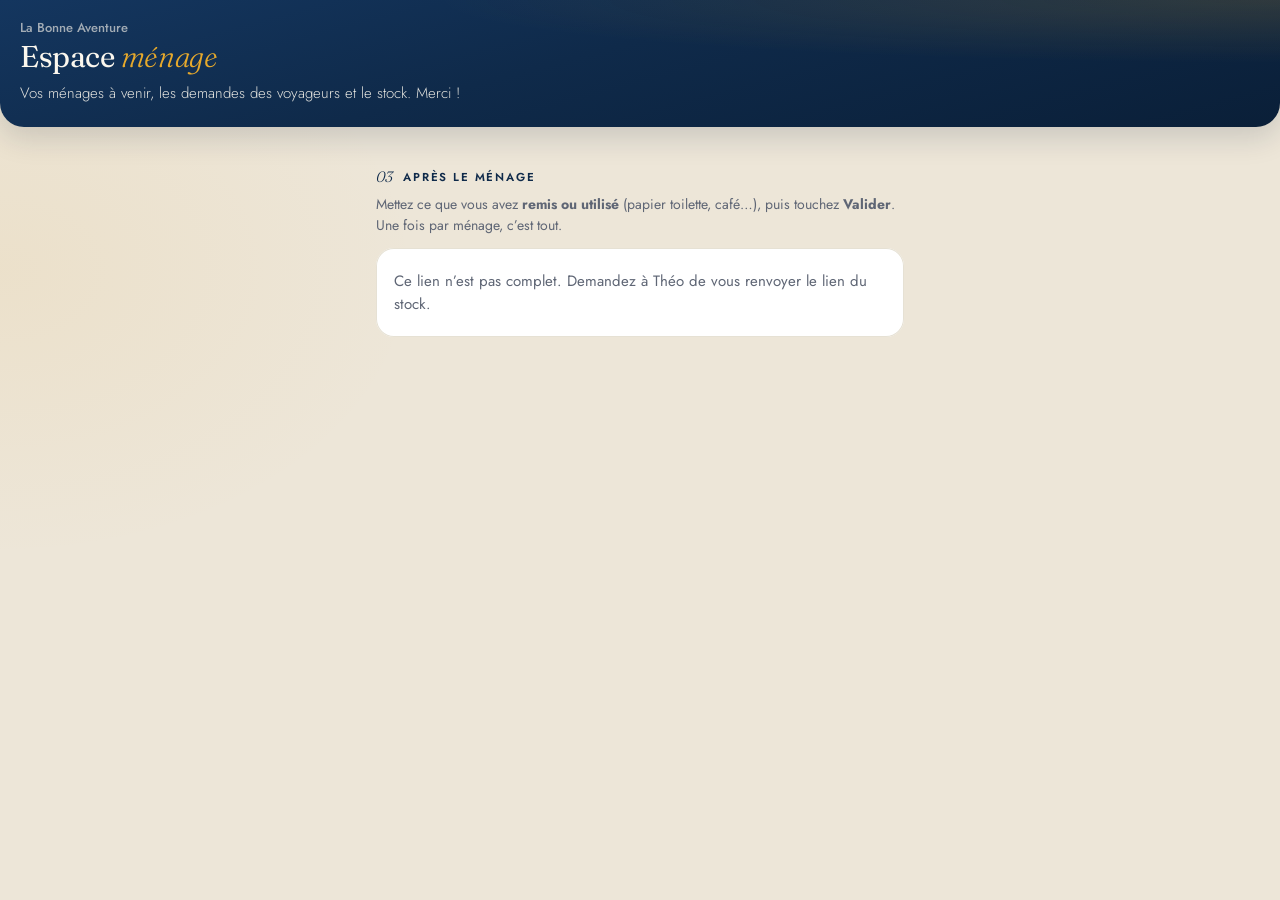
<file: menage.html>
<!DOCTYPE html>
<html lang="fr">
<head>
<meta charset="UTF-8">
<meta name="viewport" content="width=device-width, initial-scale=1.0, viewport-fit=cover">
<title>LBA Ménage</title>
<meta name="robots" content="noindex,nofollow">
<meta name="theme-color" content="#0f2a4a">
<meta name="apple-mobile-web-app-capable" content="yes">
<meta name="mobile-web-app-capable" content="yes">
<meta name="apple-mobile-web-app-status-bar-style" content="black-translucent">
<meta name="apple-mobile-web-app-title" content="LBA Ménage">
<link rel="apple-touch-icon" href="/assets/apple-touch-icon.png">
<link rel="icon" type="image/png" href="/assets/favicon.png">
<link rel="preconnect" href="https://fonts.googleapis.com">
<link rel="preconnect" href="https://fonts.gstatic.com" crossorigin>
<link href="https://fonts.googleapis.com/css2?family=Fraunces:ital,opsz,wght@0,9..144,300..500;1,9..144,300..400&family=Jost:wght@300;400;500;600&display=swap" rel="stylesheet">
<style>
  :root{--navy:#0f2a4a;--navy2:#0a1f38;--gold:#d9971a;--gold-ink:#a9760f;--gold-l:#e6a92c;--paper:#FBF7EE;--ink:#1f2838;--mute:#5f6675;--line:#E6E1D4}
  *{box-sizing:border-box}
  body{margin:0;min-height:100vh;font-family:'Jost',system-ui,sans-serif;color:var(--ink);
    background:radial-gradient(700px 480px at 0% 30%,rgba(217,151,26,.07),transparent 60%),#EDE6D8;-webkit-tap-highlight-color:transparent;-webkit-font-smoothing:antialiased}
  header{position:relative;overflow:hidden;padding:calc(18px + env(safe-area-inset-top)) 20px 22px;color:var(--paper);
    background:radial-gradient(120% 90% at 100% 0%,rgba(230,169,44,.16),transparent 55%),linear-gradient(165deg,#14365f 0%,#0f2a4a 45%,#0a1f38 100%);border-radius:0 0 24px 24px;box-shadow:0 10px 30px rgba(10,31,56,.16)}
  .kick{position:relative;font-size:13px;font-weight:500;color:rgba(251,247,238,.62)}
  h1{position:relative;margin:4px 0 10px;font-family:'Fraunces',serif;font-weight:400;font-size:30px;line-height:1.08;letter-spacing:-.015em}
  h1 em{font-style:italic;font-weight:300;color:var(--gold-l)}
  .filet{position:relative;width:56px;height:2px;border-radius:2px;background:var(--gold);margin:14px 0 12px}
  header p{position:relative;margin:0;font-size:15px;font-weight:300;line-height:1.45;color:rgba(251,247,238,.9)}
  main{padding:18px 16px calc(110px + env(safe-area-inset-bottom));max-width:560px;margin:0 auto}
  .tip{display:flex;gap:12px;align-items:flex-start;padding:14px 16px;margin:0 0 14px;border-radius:16px;background:#fff;box-shadow:inset 0 0 0 1px var(--line);font-size:13.5px;line-height:1.45;color:var(--mute)}
  .tip b{color:var(--ink)}
  .tip[hidden],[hidden]{display:none!important}
  .tip button{margin:-10px -10px -10px auto;flex:0 0 44px;width:44px;height:44px;border:0;background:none;color:var(--mute);font-size:24px;line-height:1;cursor:pointer;padding:0}
  .list{display:flex;flex-direction:column;gap:12px}
  .item{position:relative;overflow:hidden;padding:16px;border-radius:20px;
    background:linear-gradient(165deg,rgba(255,255,255,.95),rgba(241,236,224,.6));box-shadow:inset 0 0 0 1px rgba(230,225,212,.9)}
  .item.low::before{content:"";position:absolute;left:0;top:14px;bottom:14px;width:3px;border-radius:2px;background:var(--gold)}
  .item.empty::before{background:#9A3412}
  .top{display:flex;align-items:baseline;gap:12px}
  .top div{flex:1;min-width:0}
  .top b{display:block;font-size:17px;font-weight:600}
  .top span{font-size:13px;font-weight:300;color:var(--mute)}
  .left{font-family:'Fraunces',serif;font-size:15px;color:var(--mute);white-space:nowrap}
  .left strong{font-weight:400;font-size:24px;color:var(--ink)}
  .item.low .left strong{color:var(--gold-ink)}
  .item.empty .left strong{color:#9A3412}
  .use{margin-top:12px;width:100%;min-height:54px;border:0;border-radius:12px;cursor:pointer;
    display:flex;align-items:center;justify-content:center;gap:10px;background:var(--navy);color:var(--paper);
    font:600 12.5px/1 'Jost',sans-serif;letter-spacing:.14em;text-transform:uppercase}
  .use svg{width:18px;height:18px;color:var(--gold-l)}
  .use:active{transform:scale(.985)}
  .use:disabled{opacity:.55}
  .msg{padding:22px 18px;border-radius:18px;background:#fff;box-shadow:inset 0 0 0 1px var(--line);font-size:15px;line-height:1.5;color:var(--mute)}
  .sec{display:flex;align-items:center;gap:10px;margin:22px 0 12px;color:var(--navy)}
  .sec:first-child{margin-top:4px}
  .sec i{font-family:'Fraunces',serif;font-style:italic;font-weight:300;font-size:15px}
  .sec span{font-size:11.5px;font-weight:600;letter-spacing:.16em;text-transform:uppercase}
  .sec b{margin-left:auto;min-width:22px;height:22px;padding:0 7px;border-radius:11px;background:var(--gold);color:#fff;font-size:12px;display:flex;align-items:center;justify-content:center}
  .req{position:relative;overflow:hidden;padding:16px;border-radius:20px;background:#fff;box-shadow:inset 0 0 0 1px var(--line);margin-bottom:12px}
  .req::before{content:"";position:absolute;left:0;top:14px;bottom:14px;width:3px;border-radius:2px;background:var(--gold)}
  .req h3{margin:0 0 6px;font-size:17px;font-weight:600}
  .req p{margin:0;font-size:14px;color:var(--mute);line-height:1.5}
  .req p strong{color:var(--ink);font-weight:600}
  .req-acts{display:grid;grid-template-columns:1fr 1fr;gap:8px;margin-top:14px}
  .req-acts button{min-height:50px;border-radius:12px;cursor:pointer;font:600 12px/1 'Jost',sans-serif;letter-spacing:.12em;text-transform:uppercase}
  .ok{border:0;background:var(--navy);color:var(--paper)}
  .no{border:1px solid #D8CDB8;background:#fff;color:#9A3412}
  .req-acts button:disabled{opacity:.5}
  .none{margin:0;padding:14px 16px;border-radius:16px;background:rgba(255,255,255,.6);box-shadow:inset 0 0 0 1px var(--line);font-size:14px;color:var(--mute)}
  .plan{border-radius:18px;background:#fff;box-shadow:inset 0 0 0 1px var(--line);overflow:hidden}
  .plan-row{display:flex;gap:14px;align-items:center;padding:12px 16px;border-bottom:1px solid #F0ECE1}
  .plan-row:last-child{border-bottom:0}
  .plan-d{width:46px;flex:0 0 46px;display:flex;flex-direction:column;align-items:center}
  .plan-d em{font-style:normal;font-size:10.5px;font-weight:600;letter-spacing:.12em;text-transform:uppercase;color:var(--navy)}
  .plan-d b{font-family:'Fraunces',serif;font-weight:400;font-size:24px;line-height:1.05}
  .plan-t{display:flex;flex-direction:column;min-width:0;flex:1}
  .plan-t b{font-size:14.5px;font-weight:600}
  .plan-t span{font-size:12.5px;color:var(--mute)}
  .chip{font-size:11px;font-weight:600;padding:4px 9px;border-radius:999px;white-space:nowrap}
  .chip.paid{background:rgba(95,138,106,.16);color:#3f6b4a}
  .chip.wait{background:rgba(217,151,26,.16);color:var(--gold-ink)}
  .cl{border-radius:18px;background:#fff;box-shadow:inset 0 0 0 1px var(--line);overflow:hidden}
  .cl-row{display:flex;gap:14px;align-items:flex-start;padding:13px 16px;border-bottom:1px solid #F0ECE1}
  .cl-row:last-child{border-bottom:0}
  .cl-row.today{background:#FBF4E4}
  .cl-t{display:flex;flex-direction:column;gap:2px;min-width:0;flex:1}
  .cl-t b{font-size:15px;font-weight:600}
  .cl-t span{font-size:13px;color:var(--mute);line-height:1.45}
  .cl-t .late{color:var(--gold-ink);font-weight:600}
  .cl-t .tight{color:#9A3412;font-weight:600}
  .cl-when{font-size:11px;font-weight:600;letter-spacing:.08em;text-transform:uppercase;color:var(--gold-ink)}
  .how{margin:-4px 0 12px;font-size:14px;line-height:1.5;color:var(--mute)}
  .card{padding:6px 16px 16px;border-radius:20px;background:#fff;box-shadow:inset 0 0 0 1px var(--line)}
  .srow{position:relative;display:flex;align-items:center;gap:12px;padding:14px 0;border-bottom:1px solid #F0ECE1}
  .srow.low::before{content:"";position:absolute;left:-16px;top:14px;bottom:14px;width:3px;border-radius:2px;background:var(--gold)}
  .srow.empty::before{background:#9A3412}
  .sname{flex:1;min-width:0}
  .sname b{display:block;font-size:16.5px;font-weight:600}
  .sname span{font-size:13px;color:var(--mute)}
  .srow.low .sname span strong{color:var(--gold-ink)}
  .srow.empty .sname span strong{color:#9A3412}
  .stp{display:flex;align-items:center;gap:6px;flex:0 0 auto}
  .stp button{width:46px;height:46px;border-radius:50%;border:1px solid #D8CDB8;background:#fff;color:var(--navy);font:400 26px/1 'Jost',sans-serif;cursor:pointer;display:flex;align-items:center;justify-content:center;padding:0}
  .stp button.pl{background:var(--navy);border-color:var(--navy);color:var(--paper)}
  .stp button:disabled{opacity:.3}
  .stp input{width:46px;height:46px;border:0;border-radius:12px;background:#F6F1E6;text-align:center;font:600 20px 'Jost',sans-serif;color:var(--ink);padding:0;-moz-appearance:textfield}
  .stp input.on{background:rgba(217,151,26,.18);color:var(--gold-ink)}
  .stp input::-webkit-outer-spin-button,.stp input::-webkit-inner-spin-button{-webkit-appearance:none;margin:0}
  .again{display:block;width:100%;margin:10px 0 2px;min-height:46px;border:1px dashed #D8CDB8;border-radius:12px;background:#FBF7EE;color:var(--navy);font:600 13.5px 'Jost',sans-serif;cursor:pointer}
  .card .use{margin-top:16px}
  .toast{position:fixed;left:12px;right:12px;bottom:calc(14px + env(safe-area-inset-bottom));z-index:9;max-width:536px;margin:0 auto;
    display:flex;align-items:center;gap:12px;padding:14px 16px;border-radius:16px;background:var(--navy);color:var(--paper);
    box-shadow:0 14px 34px rgba(10,31,56,.3);font-size:14.5px;transform:translateY(140%);visibility:hidden;transition:transform .25s ease,visibility 0s .25s}
  .toast.on{transform:none;visibility:visible;transition:transform .25s ease}
  .toast span{flex:1}
  .toast button{border:0;background:rgba(230,169,44,.18);color:var(--gold-l);border-radius:10px;padding:10px 12px;cursor:pointer;font:600 12px 'Jost',sans-serif;letter-spacing:.1em;text-transform:uppercase}
</style>
</head>
<body>
<header>
  <div class="kick">La Bonne Aventure</div>
  <h1>Espace <em>ménage</em></h1>
  <p>Vos ménages à venir, les demandes des voyageurs et le stock. Merci !</p>
</header>
<main>
  <div class="tip" id="tip" hidden>
    <span>Pour l’avoir comme une appli : dans Safari, touchez <b>Partager</b> puis <b>Sur l’écran d’accueil</b>.</span>
    <button type="button" id="tipClose" aria-label="Fermer">×</button>
  </div>
  <div id="cleanings"></div>
  <div id="extras"></div>
  <div class="sec"><i>03</i><span>Après le ménage</span></div>
  <p class="how">Mettez ce que vous avez <b>remis ou utilisé</b> (papier toilette, café…), puis touchez <b>Valider</b>. Une fois par ménage, c’est tout.</p>
  <div id="list"><div class="msg">Chargement…</div></div>
</main>
<div class="toast" id="toast" role="status" aria-live="polite"><span id="toastTxt"></span><button type="button" id="undoBtn">Annuler</button></div>

<script>
(function () {
  var LS = 'lba_menage_key';
  var qs = new URLSearchParams(location.search);
  var key = qs.get('k') || '';
  try { if (key) localStorage.setItem(LS, key); else key = localStorage.getItem(LS) || ''; } catch (e) {}
  var items = [], lastMove = null, toastTimer = null, counts = {}, LAST = 'lba_menage_last';
  function lastSaved() { try { return JSON.parse(localStorage.getItem(LAST) || 'null'); } catch (e) { return null; } }
  function total() { var n = 0; for (var k in counts) n += counts[k] || 0; return n; }
  var $ = function (s) { return document.querySelector(s); };
  var esc = function (s) { return String(s == null ? '' : s).replace(/[&<>"]/g, function (c) { return { '&': '&amp;', '<': '&lt;', '>': '&gt;', '"': '&quot;' }[c]; }); };
  var ICON = '<svg viewBox="0 0 24 24" fill="none" stroke="currentColor" stroke-width="1.9" stroke-linecap="round" stroke-linejoin="round" aria-hidden="true"><path d="M5 12l5 5L20 7"/></svg>';

  function call(method, body) {
    return fetch('/api/menage/stock', { method: method, headers: { 'Content-Type': 'application/json', 'x-menage-key': key }, body: body ? JSON.stringify(body) : undefined })
      .then(function (r) { return r.json().then(function (j) { j._status = r.status; return j; }); });
  }
  function fail(text) { $('#list').innerHTML = '<div class="msg">' + text + '</div>'; }

  function render() {
    if (!items.length) { fail('Aucun produit pour l’instant.'); return; }
    var last = lastSaved(), n = total();
    var h = '<div class="card">';
    if (last && !n && items.some(function (x) { return last[x.id] > 0 && x.qty > 0; })) h += '<button type="button" class="again" id="again">↺ Comme la dernière fois</button>';
    h += items.map(function (x) {
      var c = counts[x.id] || 0, cls = 'srow' + (x.low ? ' low' : '') + (x.qty === 0 ? ' empty' : '');
      return '<div class="' + cls + '"><div class="sname"><b>' + esc(x.name) + '</b><span>' + (x.unit ? esc(x.unit) + ' · ' : '') + 'reste <strong>' + x.qty + '</strong></span></div>' +
        '<div class="stp"><button type="button" class="mn" data-id="' + x.id + '" aria-label="Moins"' + (c ? '' : ' disabled') + '>−</button>' +
        '<input class="nb' + (c ? ' on' : '') + '" data-id="' + x.id + '" type="number" inputmode="numeric" min="0" max="' + x.qty + '" value="' + c + '" aria-label="' + esc(x.name) + '">' +
        '<button type="button" class="pl" data-id="' + x.id + '" aria-label="Plus"' + (c >= x.qty ? ' disabled' : '') + '>+</button></div></div>';
    }).join('');
    h += '<button type="button" class="use" id="send"' + (n ? '' : ' disabled') + '>' + ICON + (n ? 'Valider' : 'Choisissez les produits') + '</button></div>';
    $('#list').innerHTML = h;
  }
  function setCount(id, v) {
    var it = items.filter(function (x) { return x.id === id; })[0];
    if (!it) return;
    counts[id] = Math.max(0, Math.min(it.qty, Math.round(Number(v) || 0)));
    render();
  }

  function toast(text, undo) {
    $('#toastTxt').textContent = text;
    $('#undoBtn').hidden = !undo;
    $('#toast').classList.add('on');
    clearTimeout(toastTimer);
    toastTimer = setTimeout(function () { $('#toast').classList.remove('on'); lastMove = null; }, 10000);
  }

  function load() {
    if (!key) { fail('Ce lien n’est pas complet. Demandez à Théo de vous renvoyer le lien du stock.'); return; }
    call('GET').then(function (j) {
      if (j._status === 401) { fail('Ce lien ne marche plus. Demandez à Théo de vous renvoyer le lien du stock.'); return; }
      if (!j.ok) { fail('Le stock n’est pas disponible pour le moment. Réessayez plus tard.'); return; }
      items = j.items || []; render();
    }).catch(function () { fail('Pas de connexion. Réessayez dans un instant.'); });
  }

  document.addEventListener('click', function (e) {
    var t = e.target.closest('.mn, .pl, #again, #send');
    if (!t) return;
    if (t.id === 'again') {
      var last = lastSaved() || {}; counts = {};
      items.forEach(function (x) { if (last[x.id] > 0) counts[x.id] = Math.min(x.qty, last[x.id]); });
      render(); return;
    }
    if (t.id === 'send') {
      var lines = [], names = [];
      items.forEach(function (x) { var c = counts[x.id] || 0; if (c) { lines.push({ id: x.id, qty: c }); names.push(c + ' × ' + x.name); } });
      if (!lines.length) return;
      t.disabled = true;
      call('POST', { action: 'batch', lines: lines }).then(function (j) {
        if (!j.ok) { t.disabled = false; toast(j.message || 'Erreur, réessayez.', false); return; }
        try { localStorage.setItem(LAST, JSON.stringify(counts)); } catch (e2) {}
        items = j.items || items; lastMove = j.move_ids || null; counts = {}; render();
        toast('Merci ! Noté : ' + names.join(', '), true);
      }).catch(function () { t.disabled = false; toast('Pas de connexion. Réessayez.', false); });
      return;
    }
    var id = Number(t.dataset.id);
    setCount(id, (counts[id] || 0) + (t.classList.contains('pl') ? 1 : -1));
  });
  // Saisie au clavier : on met à jour le compteur sans redessiner (sinon le champ perd le focus).
  document.addEventListener('input', function (e) {
    var el = e.target;
    if (!el.classList || !el.classList.contains('nb')) return;
    var id = Number(el.dataset.id), it = items.filter(function (x) { return x.id === id; })[0];
    if (!it) return;
    var c = Math.max(0, Math.min(it.qty, Math.round(Number(el.value) || 0)));
    counts[id] = c;
    el.classList.toggle('on', c > 0);
    var box = el.parentNode; box.querySelector('.mn').disabled = !c; box.querySelector('.pl').disabled = c >= it.qty;
    var n = total(), send = $('#send');
    if (send) { send.disabled = !n; send.innerHTML = ICON + (n ? 'Valider' : 'Choisissez les produits'); }
  });
  document.addEventListener('change', function (e) {
    var el = e.target;
    if (el.classList && el.classList.contains('nb')) el.value = counts[Number(el.dataset.id)] || 0;
  });
  document.addEventListener('focusin', function (e) { if (e.target.classList && e.target.classList.contains('nb')) e.target.select(); });
  $('#undoBtn').addEventListener('click', function () {
    if (!lastMove) return;
    var m = lastMove; lastMove = null;
    call('POST', Array.isArray(m) ? { action: 'undo', move_ids: m } : { action: 'undo', move_id: m }).then(function (j) {
      if (j.ok) { items = j.items || items; render(); toast('C’est annulé.', false); }
      else toast(j.message || 'Impossible d’annuler.', false);
    });
  });


  // ---------- Demandes d'extras ----------
  var JOURS = ['dim.', 'lun.', 'mar.', 'mer.', 'jeu.', 'ven.', 'sam.'];
  var MOIS = ['janv.', 'févr.', 'mars', 'avr.', 'mai', 'juin', 'juil.', 'août', 'sept.', 'oct.', 'nov.', 'déc.'];
  function fr(iso) { var d = new Date(iso + 'T00:00:00Z'); return JOURS[d.getUTCDay()] + ' ' + d.getUTCDate() + ' ' + MOIS[d.getUTCMonth()]; }
  var extras = { pending: [], planned: [] };
  function callX(method, body) {
    return fetch('/api/menage/extras', { method: method, headers: { 'Content-Type': 'application/json', 'x-menage-key': key }, body: body ? JSON.stringify(body) : undefined })
      .then(function (r) { return r.json().then(function (j) { j._status = r.status; return j; }); });
  }
  function renderExtras() {
    var h = '<div class="sec"><i>02</i><span>Demandes à valider</span>' + (extras.pending.length ? '<b>' + extras.pending.length + '</b>' : '') + '</div>';
    if (!extras.pending.length) h += '<p class="none">Aucune demande en attente.</p>';
    extras.pending.forEach(function (g) {
      var what = g.lines.length ? g.lines.map(function (l) { return '<strong>' + esc(l.label) + '</strong> le ' + fr(l.date); }).join('<br>') : esc(g.title);
      h += '<div class="req"><h3>' + esc(g.guest) + ' demande un extra</h3><p>' + what + '</p>' +
        '<div class="req-acts"><button type="button" class="ok" data-x="accept" data-id="' + esc(g.id) + '">Accepter</button>' +
        '<button type="button" class="no" data-x="reject" data-id="' + esc(g.id) + '">Refuser</button></div></div>';
    });
    if (extras.planned.length) {
      h += '<div class="sec"><i>·</i><span>Extras déjà prévus</span></div><div class="plan">';
      extras.planned.forEach(function (g) {
        var d = new Date(g.date + 'T00:00:00Z');
        var lab = g.lines.map(function (l) { return l.label; }).join(' + ') || g.title;
        var chip = g.status === 'confirmed' ? '<span class="chip paid">payé</span>' : '<span class="chip wait">paiement en attente</span>';
        h += '<div class="plan-row"><span class="plan-d"><em>' + MOIS[d.getUTCMonth()] + '</em><b>' + d.getUTCDate() + '</b></span>' +
          '<span class="plan-t"><b>' + esc(lab) + '</b><span>' + esc(g.guest) + ' · ' + fr(g.date) + '</span></span>' + chip + '</div>';
      });
      h += '</div>';
    }
    $('#extras').innerHTML = h;
  }

  // ---------- Ménages à venir ----------
  function relDay(iso) {
    var t = new Date(); var today = Date.UTC(t.getFullYear(), t.getMonth(), t.getDate());
    var d = Math.round((Date.parse(iso + 'T00:00:00Z') - today) / 86400000);
    return d === 0 ? "Aujourd'hui" : d === 1 ? 'Demain' : 'Dans ' + d + ' jours';
  }
  function renderCleanings(list) {
    var box = $('#cleanings'); if (!box) return;
    var h = '<div class="sec"><i>01</i><span>Ménages à venir</span></div>';
    if (!list || !list.length) { box.innerHTML = h + '<p class="none">Aucun départ prévu pour le moment.</p>'; return; }
    h += '<div class="cl">';
    list.forEach(function (c) {
      var d = new Date(c.date + 'T00:00:00Z');
      var out = c.late
        ? '<span class="late">Départ tardif : le voyageur part à ' + c.out_time + (c.late_paid ? '' : ' (pas encore payé)') + '</span>'
        : '<span>Départ à ' + c.out_time + '</span>';
      var next;
      if (c.next_same_day) next = '<span class="' + (c.late || c.next_early ? 'tight' : '') + '">Nouvelle arrivée le jour même à ' + c.next_time + (c.next_early ? ' (arrivée anticipée)' : '') + '</span>';
      else if (c.next_date) next = '<span>Prochaine arrivée : ' + fr(c.next_date) + ' à ' + c.next_time + '</span>';
      else next = '<span>Pas d’arrivée prévue derrière</span>';
      var start = parseInt(c.out_time, 10), end = c.next_same_day ? parseInt(c.next_time, 10) : null;
      var slot = end ? '<span><b style="font-weight:600;color:var(--ink)">Ménage entre ' + start + ' h et ' + end + ' h</b></span>' : '<span><b style="font-weight:600;color:var(--ink)">Ménage à partir de ' + start + ' h</b></span>';
      h += '<div class="cl-row' + (relDay(c.date) === "Aujourd'hui" ? ' today' : '') + '"><span class="plan-d"><em>' + MOIS[d.getUTCMonth()] + '</em><b>' + d.getUTCDate() + '</b></span>' +
        '<span class="cl-t"><span class="cl-when">' + relDay(c.date) + ' · ' + fr(c.date) + '</span>' + slot + out + next + '</span></div>';
    });
    box.innerHTML = h + '</div>';
  }

  function loadExtras() {
    if (!key) return;
    callX('GET').then(function (j) { if (j.ok) { extras = j; renderExtras(); renderCleanings(j.cleanings); } }).catch(function () {});
  }
  document.addEventListener('click', function (e) {
    var b = e.target.closest('[data-x]'); if (!b) return;
    var accept = b.dataset.x === 'accept';
    if (!confirm(accept ? 'Accepter cette demande ? Le voyageur recevra le lien pour payer.' : 'Refuser cette demande ? Le voyageur sera prévenu.')) return;
    var btns = b.parentNode.querySelectorAll('button'); for (var i = 0; i < btns.length; i++) btns[i].disabled = true;
    callX('POST', { id: b.dataset.id, action: b.dataset.x }).then(function (j) {
      if (j.pending) { extras = { pending: j.pending, planned: j.planned || [] }; renderExtras(); if (j.cleanings) renderCleanings(j.cleanings); }
      toast(j.message || (j.ok === false ? 'Erreur, réessayez.' : 'C’est fait.'), false);
    }).catch(function () { for (var i = 0; i < btns.length; i++) btns[i].disabled = false; toast('Pas de connexion. Réessayez.', false); });
  });

  var standalone = window.navigator.standalone || (window.matchMedia && matchMedia('(display-mode: standalone)').matches);
  var tipSeen = false; try { tipSeen = localStorage.getItem('lba_menage_tip') === '1'; } catch (e) {}
  if (!standalone && !tipSeen && key) $('#tip').hidden = false;
  $('#tipClose').addEventListener('click', function () { $('#tip').hidden = true; try { localStorage.setItem('lba_menage_tip', '1'); } catch (e) {} });

  document.addEventListener('visibilitychange', function () { if (!document.hidden) { load(); loadExtras(); } });
  load(); loadExtras();
})();
</script>
</body>
</html>
</file>
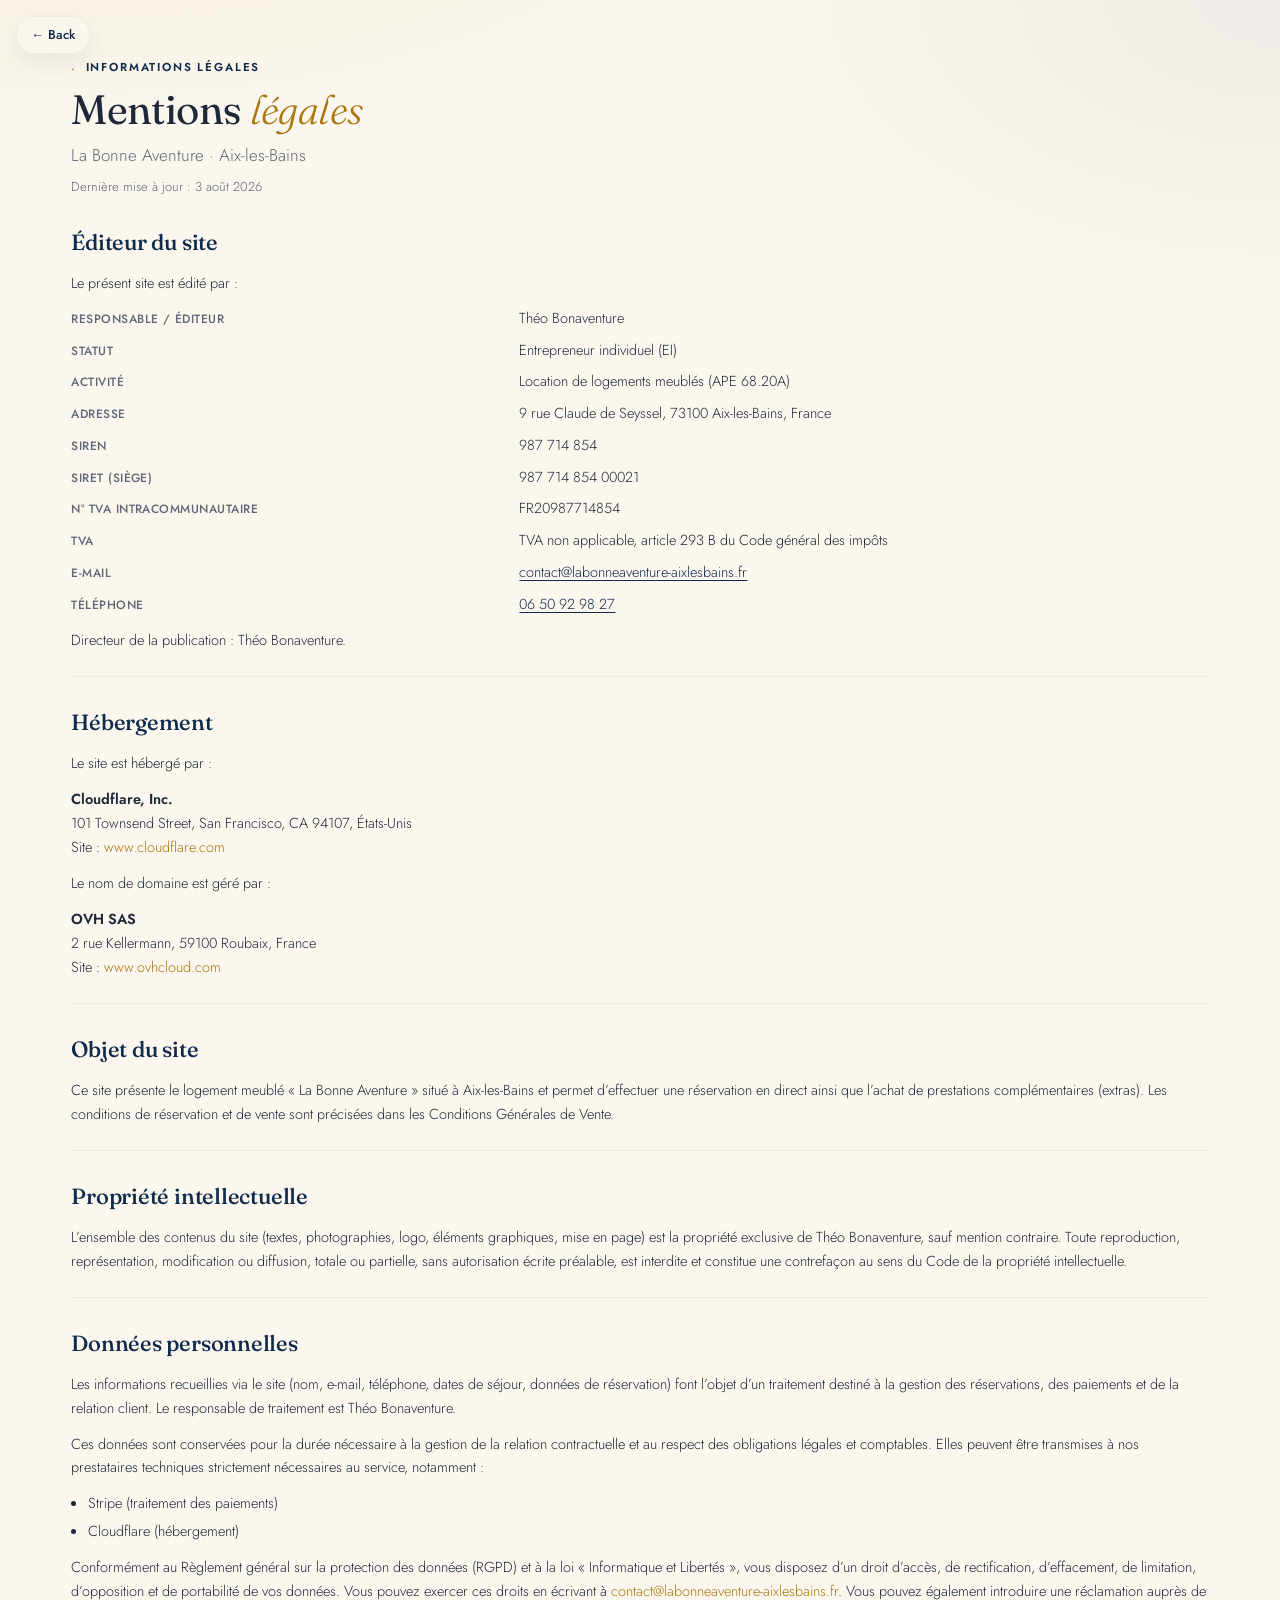
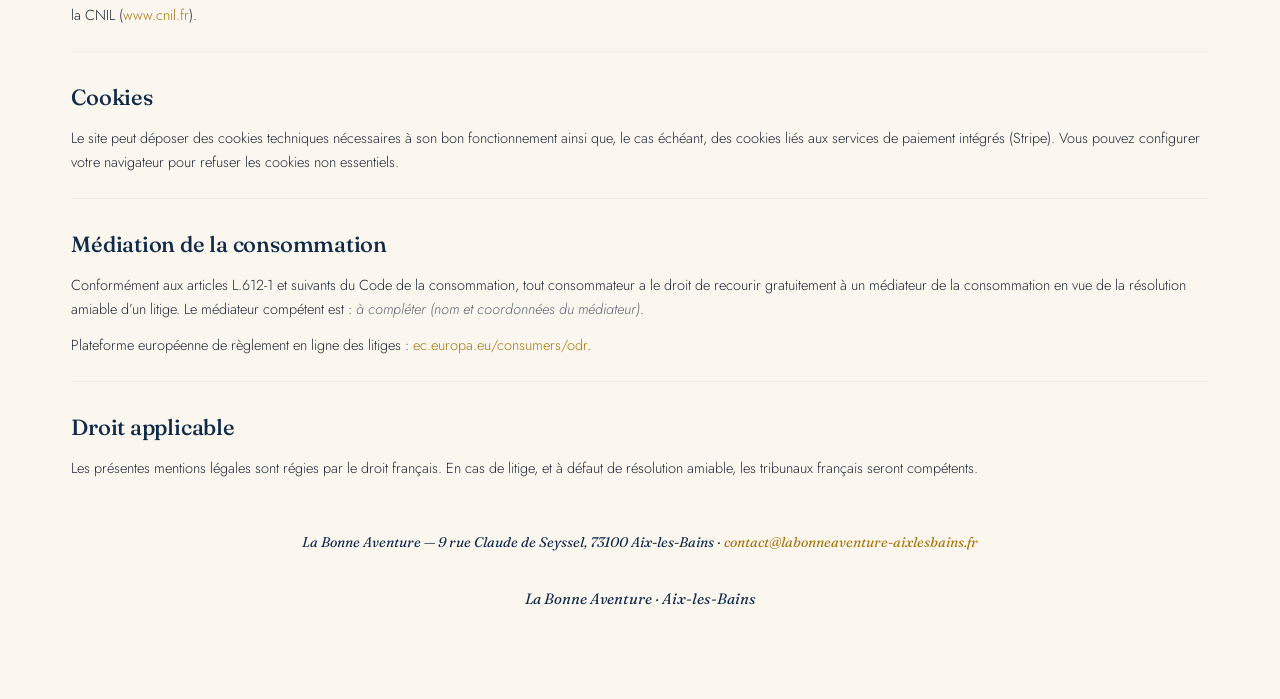
<file: mentions-legales.html>
<!DOCTYPE html>
<html lang="fr">
<head>
<meta charset="UTF-8">
<!-- Google tag (gtag.js) -->
<script async src="https://www.googletagmanager.com/gtag/js?id=G-4HX22H9KXF"></script>
<script>
  window.dataLayer = window.dataLayer || [];
  function gtag(){dataLayer.push(arguments);}
  gtag('js', new Date());
  gtag('config', 'G-4HX22H9KXF');
</script>
<meta name="viewport" content="width=device-width, initial-scale=1.0">
<title>Mentions légales — La Bonne Aventure · Aix-les-Bains</title>
<meta name="description" content="Mentions légales du site La Bonne Aventure à Aix-les-Bains : éditeur, hébergement, données personnelles, cookies et médiation.">
<link rel="preconnect" href="https://fonts.googleapis.com">
<link rel="preconnect" href="https://fonts.gstatic.com" crossorigin>
<link href="https://fonts.googleapis.com/css2?family=Fraunces:ital,opsz,wght@0,9..144,300..600;1,9..144,300..500&family=Jost:wght@300;400;500;600&display=swap" rel="stylesheet">
<link rel="icon" type="image/png" href="assets/favicon.png">
<link rel="apple-touch-icon" href="assets/favicon.png">
<link rel="stylesheet" href="assets/site.css?v=31">
</head>
<body class="page-doc">
<div class="app doc">

  <a class="edge-link" href="index.html" aria-label="Accueil" data-i18n="nav.back">← Accueil</a>

  <div class="scroll">
    <section class="page active">
      <div class="body legal" style="padding-top:56px">

        <div class="section-head reveal" style="--i:0"><span class="no">·</span><span class="kicker">Informations légales</span></div>
        <h2 class="reveal" style="--i:0">Mentions <span class="it">légales</span></h2>
        <p class="lede reveal" style="--i:0">La Bonne Aventure · Aix-les-Bains</p>
        <p class="legal-updated reveal" style="--i:0">Dernière mise à jour : 3 août 2026</p>

        <article class="legal-block reveal" style="--i:1">
          <h3>Éditeur du site</h3>
          <p>Le présent site est édité par :</p>
          <dl class="legal-dl">
            <div><dt>Responsable / éditeur</dt><dd>Théo Bonaventure</dd></div>
            <div><dt>Statut</dt><dd>Entrepreneur individuel (EI)</dd></div>
            <div><dt>Activité</dt><dd>Location de logements meublés (APE 68.20A)</dd></div>
            <div><dt>Adresse</dt><dd>9 rue Claude de Seyssel, 73100 Aix-les-Bains, France</dd></div>
            <div><dt>SIREN</dt><dd>987&nbsp;714&nbsp;854</dd></div>
            <div><dt>SIRET (siège)</dt><dd>987&nbsp;714&nbsp;854&nbsp;00021</dd></div>
            <div><dt>N° TVA intracommunautaire</dt><dd>FR20987714854</dd></div>
            <div><dt>TVA</dt><dd>TVA non applicable, article 293&nbsp;B du Code général des impôts</dd></div>
            <div><dt>E-mail</dt><dd><a href="mailto:contact@labonneaventure-aixlesbains.fr">contact@labonneaventure-aixlesbains.fr</a></dd></div>
            <div><dt>Téléphone</dt><dd><a href="tel:+33650929827">06&nbsp;50&nbsp;92&nbsp;98&nbsp;27</a></dd></div>
          </dl>
          <p>Directeur de la publication : Théo Bonaventure.</p>
        </article>

        <article class="legal-block reveal" style="--i:2">
          <h3>Hébergement</h3>
          <p>Le site est hébergé par :</p>
          <p>
            <b>Cloudflare, Inc.</b><br>
            101 Townsend Street, San Francisco, CA 94107, États-Unis<br>
            Site : <a href="https://www.cloudflare.com" target="_blank" rel="noopener">www.cloudflare.com</a>
          </p>
          <p>Le nom de domaine est géré par :</p>
          <p>
            <b>OVH SAS</b><br>
            2 rue Kellermann, 59100 Roubaix, France<br>
            Site : <a href="https://www.ovhcloud.com" target="_blank" rel="noopener">www.ovhcloud.com</a>
          </p>
        </article>

        <article class="legal-block reveal" style="--i:3">
          <h3>Objet du site</h3>
          <p>Ce site présente le logement meublé «&nbsp;La Bonne Aventure&nbsp;» situé à Aix-les-Bains et permet d’effectuer une réservation en direct ainsi que l’achat de prestations complémentaires (extras). Les conditions de réservation et de vente sont précisées dans les Conditions Générales de Vente.</p>
        </article>

        <article class="legal-block reveal" style="--i:4">
          <h3>Propriété intellectuelle</h3>
          <p>L’ensemble des contenus du site (textes, photographies, logo, éléments graphiques, mise en page) est la propriété exclusive de Théo Bonaventure, sauf mention contraire. Toute reproduction, représentation, modification ou diffusion, totale ou partielle, sans autorisation écrite préalable, est interdite et constitue une contrefaçon au sens du Code de la propriété intellectuelle.</p>
        </article>

        <article class="legal-block reveal" style="--i:5">
          <h3>Données personnelles</h3>
          <p>Les informations recueillies via le site (nom, e-mail, téléphone, dates de séjour, données de réservation) font l’objet d’un traitement destiné à la gestion des réservations, des paiements et de la relation client. Le responsable de traitement est Théo Bonaventure.</p>
          <p>Ces données sont conservées pour la durée nécessaire à la gestion de la relation contractuelle et au respect des obligations légales et comptables. Elles peuvent être transmises à nos prestataires techniques strictement nécessaires au service, notamment :</p>
          <ul>
            <li>Stripe (traitement des paiements)</li>
            <li>Cloudflare (hébergement)</li>
          </ul>
          <p>Conformément au Règlement général sur la protection des données (RGPD) et à la loi «&nbsp;Informatique et Libertés&nbsp;», vous disposez d’un droit d’accès, de rectification, d’effacement, de limitation, d’opposition et de portabilité de vos données. Vous pouvez exercer ces droits en écrivant à <a href="mailto:contact@labonneaventure-aixlesbains.fr">contact@labonneaventure-aixlesbains.fr</a>. Vous pouvez également introduire une réclamation auprès de la CNIL (<a href="https://www.cnil.fr" target="_blank" rel="noopener">www.cnil.fr</a>).</p>
        </article>

        <article class="legal-block reveal" style="--i:6">
          <h3>Cookies</h3>
          <p>Le site peut déposer des cookies techniques nécessaires à son bon fonctionnement ainsi que, le cas échéant, des cookies liés aux services de paiement intégrés (Stripe). Vous pouvez configurer votre navigateur pour refuser les cookies non essentiels.</p>
        </article>

        <article class="legal-block reveal" style="--i:7">
          <h3>Médiation de la consommation</h3>
          <p>Conformément aux articles L.612-1 et suivants du Code de la consommation, tout consommateur a le droit de recourir gratuitement à un médiateur de la consommation en vue de la résolution amiable d’un litige. Le médiateur compétent est : <em>à compléter (nom et coordonnées du médiateur)</em>.</p>
          <p>Plateforme européenne de règlement en ligne des litiges : <a href="https://ec.europa.eu/consumers/odr" target="_blank" rel="noopener">ec.europa.eu/consumers/odr</a>.</p>
        </article>

        <article class="legal-block reveal" style="--i:8">
          <h3>Droit applicable</h3>
          <p>Les présentes mentions légales sont régies par le droit français. En cas de litige, et à défaut de résolution amiable, les tribunaux français seront compétents.</p>
        </article>

        <p class="legal-closing reveal" style="--i:9">La Bonne Aventure — 9 rue Claude de Seyssel, 73100 Aix-les-Bains · <a href="mailto:contact@labonneaventure-aixlesbains.fr">contact@labonneaventure-aixlesbains.fr</a></p>

        <div class="footer-credit reveal" style="--i:10">
          <span>La Bonne Aventure · Aix-les-Bains</span>
        </div>

      </div>
    </section>
  </div>

</div>

<script src="assets/reveal.js" defer></script>
<script src="assets/i18n.js?v=12"></script>
</body>
</html>
</file>
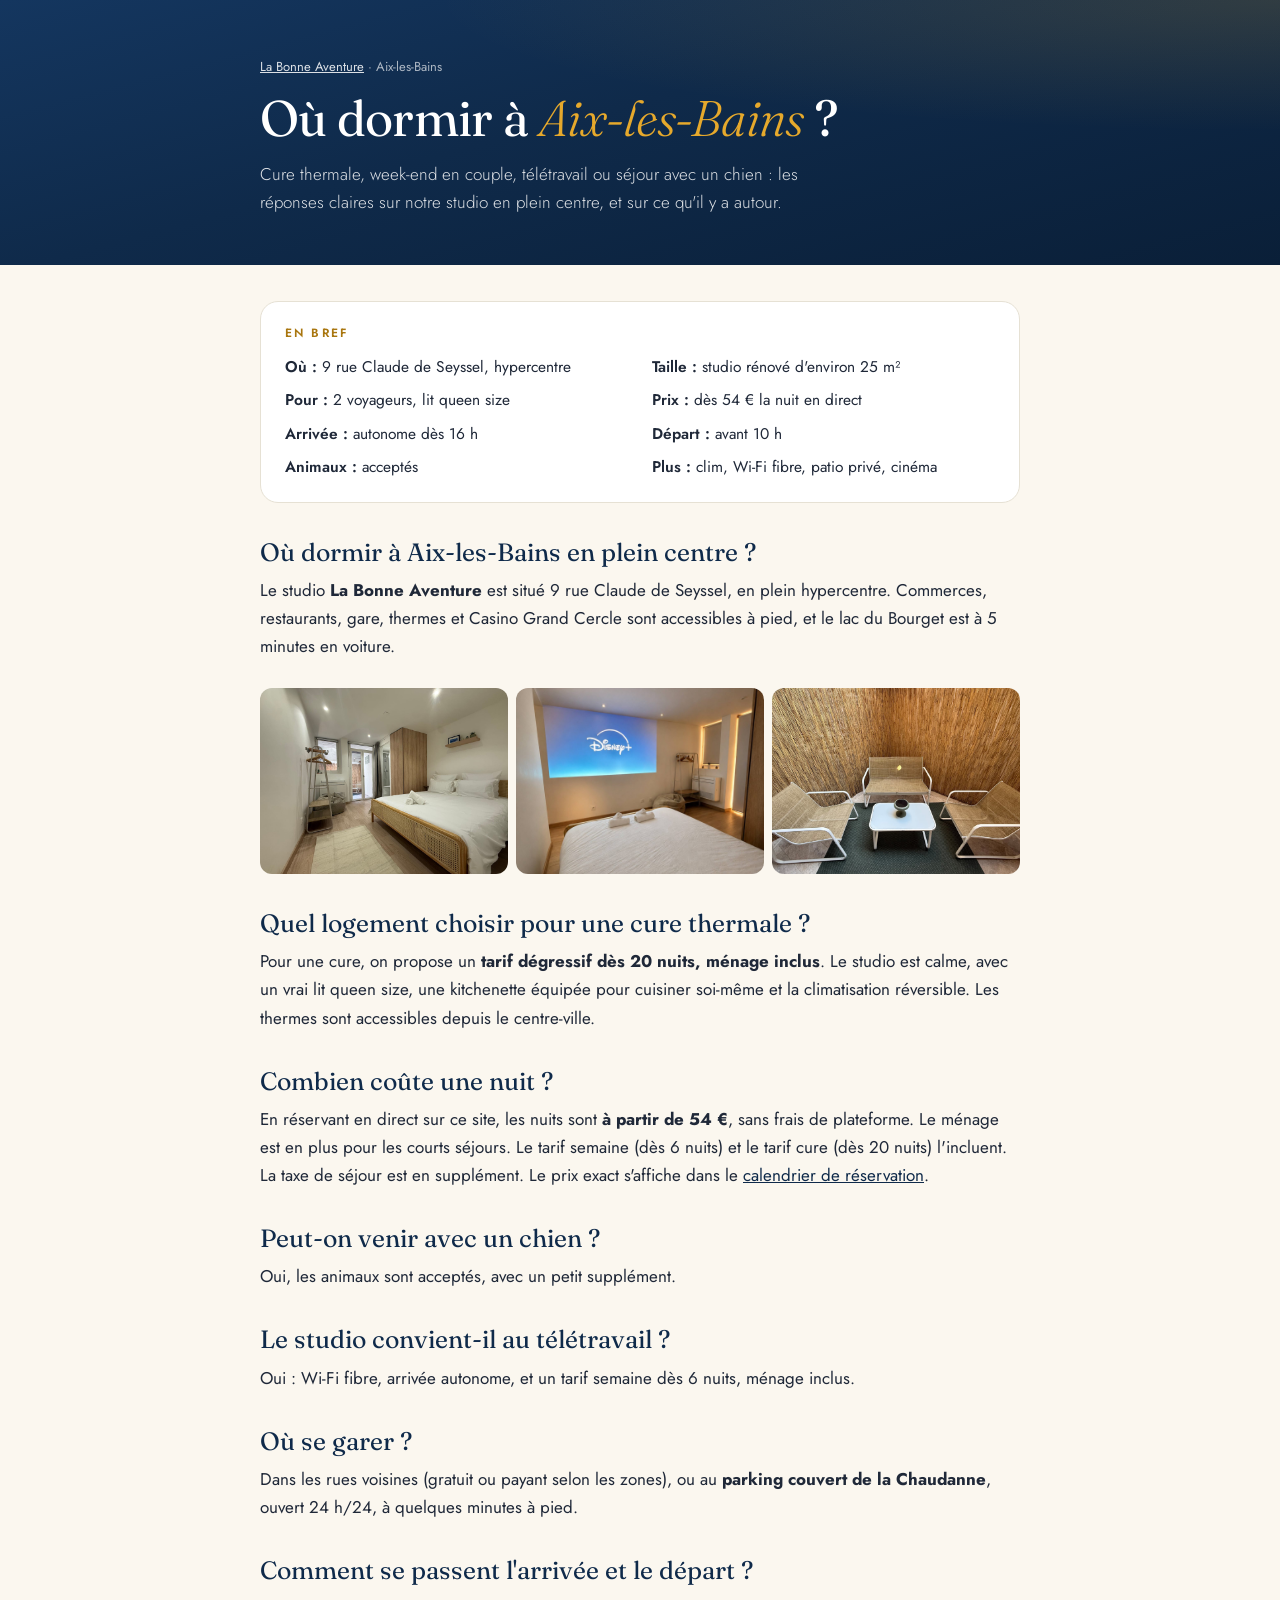
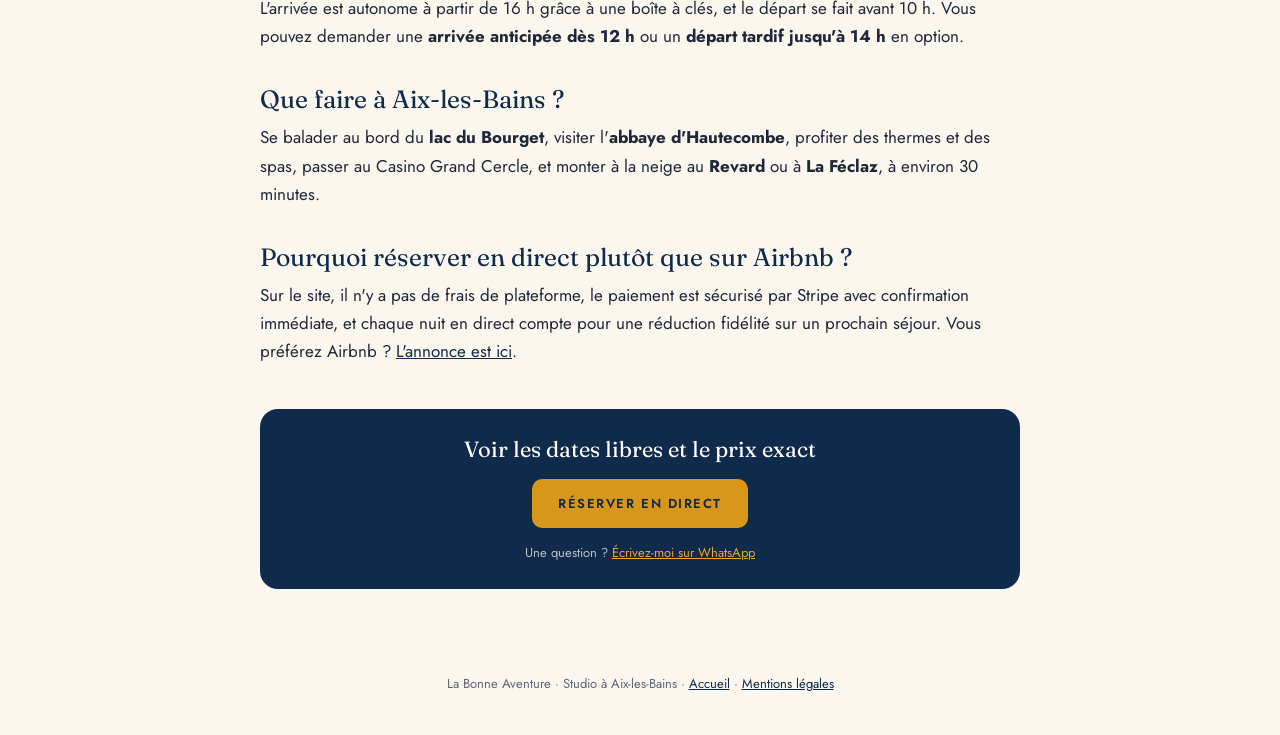
<file: sejour-aix-les-bains.html>
<!DOCTYPE html>
<html lang="fr">
<head>
<meta charset="UTF-8">
<meta name="viewport" content="width=device-width, initial-scale=1.0">
<title>Où dormir à Aix-les-Bains ? Studio en plein centre · La Bonne Aventure</title>
<meta name="description" content="Où dormir à Aix-les-Bains : studio rénové de 25 m² en hypercentre, pour une cure thermale, un week-end en couple, du télétravail ou un séjour avec un chien. Prix, accès, parking, réponses claires.">
<link rel="canonical" href="https://labonneaventure-aixlesbains.fr/sejour-aix-les-bains">
<meta property="og:title" content="Où dormir à Aix-les-Bains ? · La Bonne Aventure">
<meta property="og:description" content="Studio rénové en plein centre d'Aix-les-Bains : cure, week-end, télétravail. Réservation en direct.">
<meta property="og:image" content="https://labonneaventure-aixlesbains.fr/assets/studio-1.jpg">
<meta property="og:type" content="article">
<link rel="icon" type="image/png" href="assets/favicon.png">
<link rel="preconnect" href="https://fonts.googleapis.com">
<link rel="preconnect" href="https://fonts.gstatic.com" crossorigin>
<link href="https://fonts.googleapis.com/css2?family=Fraunces:ital,opsz,wght@0,9..144,300..600;1,9..144,300..500&family=Jost:wght@300;400;500;600&display=swap" rel="stylesheet">
<script type="application/ld+json">
{
 "@context": "https://schema.org",
 "@type": "FAQPage",
 "about": {"@id": "https://labonneaventure-aixlesbains.fr/#logement"},
 "mainEntity": [
  {"@type": "Question", "name": "Où dormir à Aix-les-Bains en plein centre ?",
   "acceptedAnswer": {"@type": "Answer", "text": "Le studio La Bonne Aventure se trouve 9 rue Claude de Seyssel, en plein hypercentre d'Aix-les-Bains. Commerces, restaurants, gare, thermes et Casino Grand Cercle sont accessibles à pied, et le lac du Bourget est à 5 minutes en voiture."}},
  {"@type": "Question", "name": "Quel logement choisir pour une cure thermale à Aix-les-Bains ?",
   "acceptedAnswer": {"@type": "Answer", "text": "La Bonne Aventure propose un tarif cure dégressif dès 20 nuits, ménage inclus, dans un studio calme de 25 m² avec lit queen size, kitchenette équipée et climatisation réversible. Les thermes sont accessibles depuis le centre-ville."}},
  {"@type": "Question", "name": "Combien coûte une nuit au studio La Bonne Aventure ?",
   "acceptedAnswer": {"@type": "Answer", "text": "En réservant en direct sur labonneaventure-aixlesbains.fr, les nuits sont à partir de 54 €. Le ménage est en plus pour les courts séjours, le tarif semaine (dès 6 nuits) et le tarif cure (dès 20 nuits) l'incluent. La taxe de séjour est en supplément. Aucuns frais de plateforme."}},
  {"@type": "Question", "name": "Peut-on venir avec un chien ?",
   "acceptedAnswer": {"@type": "Answer", "text": "Oui, les animaux sont acceptés au studio La Bonne Aventure, avec un petit supplément."}},
  {"@type": "Question", "name": "Le studio convient-il au télétravail ?",
   "acceptedAnswer": {"@type": "Answer", "text": "Oui : Wi-Fi fibre, arrivée autonome et tarif semaine dès 6 nuits, ménage inclus."}},
  {"@type": "Question", "name": "Où se garer près du studio ?",
   "acceptedAnswer": {"@type": "Answer", "text": "Le stationnement se fait dans les rues voisines (gratuit ou payant selon les zones) ou au parking couvert de la Chaudanne, ouvert 24 h/24, à quelques minutes à pied."}},
  {"@type": "Question", "name": "Comment se passent l'arrivée et le départ ?",
   "acceptedAnswer": {"@type": "Answer", "text": "L'arrivée est autonome à partir de 16 h grâce à une boîte à clés, et le départ se fait avant 10 h. Une arrivée anticipée dès 12 h ou un départ tardif jusqu'à 14 h peuvent être demandés en option."}},
  {"@type": "Question", "name": "Que faire à Aix-les-Bains pendant le séjour ?",
   "acceptedAnswer": {"@type": "Answer", "text": "Se promener au bord du lac du Bourget, visiter l'abbaye d'Hautecombe, profiter des thermes et des spas, passer au Casino Grand Cercle, et monter à la neige au Revard ou à La Féclaz, à environ 30 minutes."}},
  {"@type": "Question", "name": "Pourquoi réserver en direct plutôt que sur Airbnb ?",
   "acceptedAnswer": {"@type": "Answer", "text": "Sur le site, il n'y a pas de frais de plateforme, le paiement est sécurisé par Stripe avec confirmation immédiate, et chaque nuit en direct compte pour une réduction fidélité sur un prochain séjour."}}
 ]
}
</script>
<style>
  :root{--cream:#FBF7EF;--cream2:#F1ECE0;--ink:#1f2838;--soft:#5f6675;--navy:#0f2a4a;--gold:#d9971a;--gold-deep:#a9760f;--line:#E6E1D4}
  *{box-sizing:border-box}
  body{margin:0;background:var(--cream);color:var(--ink);font:400 17px/1.65 'Jost',system-ui,sans-serif;-webkit-font-smoothing:antialiased}
  a{color:var(--navy)}
  header{background:radial-gradient(120% 90% at 100% 0%,rgba(230,169,44,.16),transparent 55%),linear-gradient(165deg,#14365f 0%,#0f2a4a 45%,#0a1f38 100%);color:#fff;padding:56px 20px 48px}
  .wrap{max-width:760px;margin:0 auto}
  .crumb{font-size:13px;color:rgba(255,255,255,.65)}
  .crumb a{color:rgba(255,255,255,.85)}
  h1{font:400 clamp(34px,6vw,50px)/1.1 'Fraunces',serif;margin:14px 0 14px;letter-spacing:-.015em}
  h1 em{font-style:italic;font-weight:300;color:#e6a92c}
  header p{margin:0;max-width:56ch;color:rgba(255,255,255,.86);font-weight:300}
  main{padding:36px 20px 60px}
  .facts{background:#fff;border:1px solid var(--line);border-radius:18px;padding:22px 24px;margin:0 0 34px}
  .facts h2{font:600 12px 'Jost';letter-spacing:.18em;text-transform:uppercase;color:var(--gold-deep);margin:0 0 12px}
  .facts ul{margin:0;padding:0;list-style:none;display:grid;grid-template-columns:1fr 1fr;gap:8px 24px}
  .facts li{font-size:15.5px}
  .facts b{font-weight:600}
  h2.q{font:400 25px/1.25 'Fraunces',serif;color:var(--navy);margin:34px 0 8px}
  .a p{margin:0 0 10px}
  .photos{display:grid;grid-template-columns:repeat(3,1fr);gap:8px;margin:28px 0}
  .photos img{width:100%;aspect-ratio:4/3;object-fit:cover;border-radius:12px;display:block}
  .cta{margin:44px 0 0;padding:26px;border-radius:18px;background:var(--navy);color:#fff;text-align:center}
  .cta p{margin:0 0 16px;font:400 22px 'Fraunces',serif}
  .cta a{display:inline-block;padding:15px 26px;border-radius:10px;background:var(--gold);color:var(--navy);font:600 13px 'Jost';letter-spacing:.12em;text-transform:uppercase;text-decoration:none}
  .cta small{display:block;margin-top:14px;color:rgba(255,255,255,.7);font-size:13px}
  .cta small a{display:inline;padding:0;background:none;color:#e6a92c;font:inherit;letter-spacing:0;text-transform:none;text-decoration:underline}
  footer{padding:24px 20px 40px;text-align:center;font-size:13px;color:var(--soft)}
  @media (max-width:600px){.facts ul{grid-template-columns:1fr}.photos{grid-template-columns:1fr 1fr}.photos img:last-child{display:none}}
</style>
</head>
<body>
<header>
  <div class="wrap">
    <div class="crumb"><a href="/">La Bonne Aventure</a> · Aix-les-Bains</div>
    <h1>Où dormir à <em>Aix-les-Bains</em>&nbsp;?</h1>
    <p>Cure thermale, week-end en couple, télétravail ou séjour avec un chien&nbsp;: les réponses claires sur notre studio en plein centre, et sur ce qu'il y a autour.</p>
  </div>
</header>
<main>
  <div class="wrap">
    <section class="facts" aria-label="En bref">
      <h2>En bref</h2>
      <ul>
        <li><b>Où&nbsp;:</b> 9 rue Claude de Seyssel, hypercentre</li>
        <li><b>Taille&nbsp;:</b> studio rénové d'environ 25 m²</li>
        <li><b>Pour&nbsp;:</b> 2 voyageurs, lit queen size</li>
        <li><b>Prix&nbsp;:</b> dès 54 € la nuit en direct</li>
        <li><b>Arrivée&nbsp;:</b> autonome dès 16 h</li>
        <li><b>Départ&nbsp;:</b> avant 10 h</li>
        <li><b>Animaux&nbsp;:</b> acceptés</li>
        <li><b>Plus&nbsp;:</b> clim, Wi-Fi fibre, patio privé, cinéma</li>
      </ul>
    </section>

    <h2 class="q">Où dormir à Aix-les-Bains en plein centre&nbsp;?</h2>
    <div class="a"><p>Le studio <b>La Bonne Aventure</b> est situé 9 rue Claude de Seyssel, en plein hypercentre. Commerces, restaurants, gare, thermes et Casino Grand Cercle sont accessibles à pied, et le lac du Bourget est à 5 minutes en voiture.</p></div>

    <div class="photos">
      <img src="assets/studio-1.jpg" alt="Le coin nuit du studio avec lit queen size" loading="lazy">
      <img src="assets/studio-6.jpg" alt="L'espace cinéma avec vidéoprojecteur au pied du lit" loading="lazy">
      <img src="assets/studio-4.jpg" alt="Le patio privé du studio" loading="lazy">
    </div>

    <h2 class="q">Quel logement choisir pour une cure thermale&nbsp;?</h2>
    <div class="a"><p>Pour une cure, on propose un <b>tarif dégressif dès 20 nuits, ménage inclus</b>. Le studio est calme, avec un vrai lit queen size, une kitchenette équipée pour cuisiner soi-même et la climatisation réversible. Les thermes sont accessibles depuis le centre-ville.</p></div>

    <h2 class="q">Combien coûte une nuit&nbsp;?</h2>
    <div class="a"><p>En réservant en direct sur ce site, les nuits sont <b>à partir de 54 €</b>, sans frais de plateforme. Le ménage est en plus pour les courts séjours. Le tarif semaine (dès 6 nuits) et le tarif cure (dès 20 nuits) l'incluent. La taxe de séjour est en supplément. Le prix exact s'affiche dans le <a href="/#booking">calendrier de réservation</a>.</p></div>

    <h2 class="q">Peut-on venir avec un chien&nbsp;?</h2>
    <div class="a"><p>Oui, les animaux sont acceptés, avec un petit supplément.</p></div>

    <h2 class="q">Le studio convient-il au télétravail&nbsp;?</h2>
    <div class="a"><p>Oui&nbsp;: Wi-Fi fibre, arrivée autonome, et un tarif semaine dès 6 nuits, ménage inclus.</p></div>

    <h2 class="q">Où se garer&nbsp;?</h2>
    <div class="a"><p>Dans les rues voisines (gratuit ou payant selon les zones), ou au <b>parking couvert de la Chaudanne</b>, ouvert 24 h/24, à quelques minutes à pied.</p></div>

    <h2 class="q">Comment se passent l'arrivée et le départ&nbsp;?</h2>
    <div class="a"><p>L'arrivée est autonome à partir de 16 h grâce à une boîte à clés, et le départ se fait avant 10 h. Vous pouvez demander une <b>arrivée anticipée dès 12 h</b> ou un <b>départ tardif jusqu'à 14 h</b> en option.</p></div>

    <h2 class="q">Que faire à Aix-les-Bains&nbsp;?</h2>
    <div class="a"><p>Se balader au bord du <b>lac du Bourget</b>, visiter l'<b>abbaye d'Hautecombe</b>, profiter des thermes et des spas, passer au Casino Grand Cercle, et monter à la neige au <b>Revard</b> ou à <b>La Féclaz</b>, à environ 30 minutes.</p></div>

    <h2 class="q">Pourquoi réserver en direct plutôt que sur Airbnb&nbsp;?</h2>
    <div class="a"><p>Sur le site, il n'y a pas de frais de plateforme, le paiement est sécurisé par Stripe avec confirmation immédiate, et chaque nuit en direct compte pour une réduction fidélité sur un prochain séjour. Vous préférez Airbnb ? <a href="https://www.airbnb.fr/h/labonneaventure" rel="noopener">L'annonce est ici</a>.</p></div>

    <div class="cta">
      <p>Voir les dates libres et le prix exact</p>
      <a href="/#booking">Réserver en direct</a>
      <small>Une question ? <a href="https://wa.me/33650929827">Écrivez-moi sur WhatsApp</a></small>
    </div>
  </div>
</main>
<footer>La Bonne Aventure · Studio à Aix-les-Bains · <a href="/">Accueil</a> · <a href="mentions-legales.html">Mentions légales</a></footer>
</body>
</html>
</file>
<file: assets/site.css>
/* ==========================================================================
   La Bonne Aventure — feuille de style partagée (site.css)
   Reconstituée à partir des pages index / extras / guide.
   Identité : chaleureuse, tropicale-alpine. Fraunces (serif) + Jost (sans).
   ========================================================================== */

:root{
  /* Palette de marque : navy #0f2a4a + or #d9971a, fond crème */
  --cream:#FBF7EF;
  --cream2:#F1ECE0;
  --paper:#FFFFFF;
  --ink:#1f2838;         /* texte principal (navy foncé) */
  --ink-soft:#5f6675;
  --green:#0f2a4a;       /* navy — surfaces profondes / marque */
  --green-deep:#0a1f38;
  --clay:#0f2a4a;        /* boutons principaux (navy, texte blanc) */
  --clay-soft:#e6a92c;   /* accents dorés sur fond sombre (héros) */
  --gold:#d9971a;        /* or de marque */
  --gold-deep:#a9760f;   /* or foncé, lisible sur crème (grands accents) */
  --sage:#5f8a6a;        /* vert discret (réductions) */
  --sage-soft:#AEC4A6;
  --line:#E6E1D4;
  --line-soft:#F0ECE1;
  --sh:0 18px 40px rgba(15,30,55,.12);
  --sh-soft:0 8px 22px rgba(15,30,55,.07);
  --r:18px;
  --ease:cubic-bezier(.22,.7,.2,1);
}

*{box-sizing:border-box}
html{-webkit-text-size-adjust:100%}
body{
  margin:0;
  background:
    radial-gradient(1200px 600px at 10% -10%,rgba(217,151,26,.08),transparent 55%),
    radial-gradient(900px 500px at 100% 0%,rgba(15,42,74,.07),transparent 50%),
    #E8E1D2;
  color:var(--ink);
  font-family:'Jost',system-ui,-apple-system,Segoe UI,Roboto,sans-serif;
  font-weight:400;
  line-height:1.55;
  -webkit-font-smoothing:antialiased;
}
img{max-width:100%;display:block}
a{color:inherit}

/* ---------- Cadre application (mobile-first, centré) ---------- */
.app{
  position:relative;
  max-width:468px;
  margin:0 auto;
  min-height:100vh;
  background:
    linear-gradient(180deg,rgba(255,255,255,.35),transparent 180px),
    var(--cream);
  box-shadow:0 0 60px rgba(15,30,55,.12);
  overflow:hidden;
  display:flex;
  flex-direction:column;
}
.app.doc{min-height:100vh}

/* ---------- Barre supérieure ---------- */
.topbar{
  position:sticky;top:0;z-index:40;
  display:flex;align-items:center;justify-content:space-between;gap:10px;
  padding:12px 16px;
  background:rgba(251,247,238,.86);
  backdrop-filter:blur(12px) saturate(1.1);
  border-bottom:1px solid var(--line-soft);
  transition:background .35s var(--ease),border-color .35s ease,color .35s ease,box-shadow .35s ease;
}
.tb-actions{display:flex;align-items:center;gap:8px}
.tb-brand{display:inline-flex;align-items:center;gap:8px;color:var(--green);font-weight:500;text-decoration:none}
.tb-logo{
  width:52px !important;height:52px !important;
  max-width:52px !important;max-height:52px !important;
  aspect-ratio:1 / 1;object-fit:contain;flex-shrink:0;display:block;
}
.tb-act{
  display:inline-flex;align-items:center;gap:6px;text-decoration:none;
  color:var(--green);font-weight:500;font-size:13px;
  padding:7px 13px;border:1px solid var(--line);border-radius:22px;background:var(--paper);
  transition:background .2s ease,border-color .2s ease,color .2s ease,transform .2s ease;
}
.tb-act svg{width:16px;height:16px}

/* Lien discret en coin — remplace les topbars */
.edge-link{
  position:fixed;top:16px;left:16px;z-index:40;
  display:inline-flex;align-items:center;gap:6px;
  font-family:'Jost',sans-serif;font-weight:500;font-size:13px;
  color:var(--green);text-decoration:none;
  padding:8px 14px;border-radius:999px;
  background:rgba(251,247,238,.92);
  border:1px solid var(--line-soft);
  backdrop-filter:blur(10px);
  box-shadow:0 8px 24px rgba(15,30,55,.08);
}
.edge-link:hover{border-color:var(--gold);background:#fff}
.edge-link.edge-light{
  top:18px;right:18px;left:auto;
  color:#FBF7EE;
  background:rgba(15,30,55,.28);
  border-color:rgba(251,247,238,.28);
  box-shadow:none;
}
.edge-link.edge-light:hover{background:rgba(15,30,55,.42);border-color:rgba(251,247,238,.5)}
/* Accueil : langues + Mon espace côte à côte (plus de chevauchement) */
.hero-top-bar{
  position:fixed;top:18px;right:18px;z-index:40;
  display:flex;align-items:center;justify-content:flex-end;gap:8px;
  max-width:calc(100vw - 24px);
  flex-wrap:wrap;
}
.hero-top-bar .edge-link.edge-light,
.hero-top-bar .lba-lang-hero{
  position:static;top:auto;right:auto;left:auto;
}
.footer-credit a{color:inherit;text-decoration:underline;text-underline-offset:3px}

/* Accueil : barre crème (legacy, pages sans topbar) */
.page-home .topbar.topbar-over{
  background:rgba(251,247,238,.88);
  border-bottom-color:rgba(230,225,212,.7);
  backdrop-filter:blur(12px) saturate(1.1);
  color:var(--ink);
  box-shadow:none;
}
.page-home .topbar.topbar-over .tb-act{
  color:var(--green);background:var(--paper);border-color:var(--line);
}
.page-home .topbar.topbar-over.is-solid{
  background:rgba(251,247,238,.97);
  border-bottom-color:var(--line-soft);
  box-shadow:0 8px 24px rgba(15,30,55,.06);
}

/* ---------- Navigation à onglets (guide) ---------- */
.nav{
  position:sticky;top:0;z-index:35;
  display:flex;gap:2px;overflow-x:auto;scrollbar-width:none;
  padding:8px 10px;background:rgba(251,247,238,.92);backdrop-filter:blur(10px);
  border-bottom:1px solid var(--line-soft);
}
.nav::-webkit-scrollbar{display:none}
.nav button{
  flex:0 0 auto;display:inline-flex;flex-direction:column;align-items:center;gap:3px;
  border:0;background:transparent;cursor:pointer;color:var(--ink-soft);
  font-family:'Jost';font-weight:500;font-size:11px;letter-spacing:.02em;
  padding:6px 12px;border-radius:12px;transition:.2s;
}
.nav button .ico{display:inline-flex}
.nav button svg{width:19px;height:19px;stroke-width:1.7}
.nav button.on{color:var(--gold-deep);background:rgba(217,151,26,.12)}
.nav button.ext-link{color:var(--green)}

/* ---------- Zone défilante & pages ---------- */
.scroll{flex:1;overflow-y:auto;-webkit-overflow-scrolling:touch}
.page{display:none;animation:pageIn .4s ease}
.page.active{display:block}
@keyframes pageIn{from{opacity:0}to{opacity:1}}

.body{padding:36px 20px 72px}

/* ---------- Titres & introductions ---------- */
.section-head{display:flex;align-items:center;gap:10px;margin-bottom:8px}
.section-head .no{
  font-family:'Fraunces',serif;font-style:italic;font-weight:300;
  font-size:15px;color:var(--clay);letter-spacing:.02em;
}
.kicker{
  font-family:'Jost';font-weight:600;text-transform:uppercase;
  letter-spacing:.16em;font-size:11.5px;color:var(--green);
}
h1,h2,h3,h4{margin:0;font-family:'Fraunces',serif;color:var(--ink);font-weight:400}
h2{font-size:30px;line-height:1.1;letter-spacing:-.015em;margin:2px 0 10px}
.it{font-style:italic;color:var(--clay);font-weight:300}
.lede{font-size:15.5px;color:var(--ink-soft);font-weight:300;margin:0 0 14px;max-width:42ch;line-height:1.55}
.copy{max-width:58ch;color:var(--ink-soft);font-weight:300;font-size:14.5px;line-height:1.65;margin:0 0 8px}

.pull{font-size:16.5px;line-height:1.6;color:var(--ink);margin:8px 0 6px;max-width:54ch}
.pull .drop{
  float:left;font-family:'Fraunces',serif;font-size:52px;line-height:.8;
  color:var(--gold-deep);padding:6px 10px 0 0;font-weight:400;
}
.sign{font-family:'Fraunces',serif;font-style:italic;color:var(--green);font-size:18px;margin:2px 0 18px}

/* Faits logement — liste éditoriale, sans cartes */
.facts{
  list-style:none;margin:28px 0 10px;padding:20px 0 4px;
  display:grid;grid-template-columns:1fr 1fr;gap:18px 28px;
  border-top:1px solid var(--line);
}
.facts li{
  margin:0;padding:0 0 0 14px;
  border-left:1.5px solid var(--gold);
  font-size:13.5px;font-weight:300;color:var(--ink-soft);line-height:1.4;
}
.facts b{
  display:block;
  font-family:'Fraunces',serif;font-style:italic;font-weight:400;
  font-size:17px;color:var(--green);margin-bottom:3px;letter-spacing:-.01em;
}

/* ---------- Hero ---------- */
.hero{position:relative;overflow:hidden;min-height:100svh;min-height:100vh;display:flex;color:#FBF7EE}
.hero .bg,.hero .bg img{position:absolute;inset:0;width:100%;height:100%;object-fit:cover}
.hero .wash{
  position:absolute;inset:0;
  background:
    linear-gradient(180deg,rgba(8,20,40,.62) 0%,rgba(15,42,74,.22) 36%,rgba(8,18,36,.93) 100%),
    radial-gradient(ellipse at 70% 20%,rgba(217,151,26,.14),transparent 55%);
}
.hero .frond{position:absolute;top:8%;right:-18px;width:140px;height:230px;color:rgba(251,247,238,.22);opacity:.95;pointer-events:none}
.hero .frond svg{width:100%;height:100%}
.hero .inner{position:relative;z-index:2;margin-top:auto;padding:88px 22px 56px;width:100%}
.hero-logo{
  width:148px !important;height:148px !important;
  max-width:148px !important;max-height:148px !important;
  aspect-ratio:1 / 1;object-fit:contain;display:block;
  margin-bottom:18px;filter:drop-shadow(0 8px 24px rgba(6,16,32,.55));
}
.hero-logo.hero-in{
  transform:none;
  animation:heroFade .9s var(--ease) forwards;
  animation-delay:calc(.18s + var(--hi,0) * .1s);
}
@keyframes heroFade{to{opacity:1}}
.hero .kick{
  font-family:'Jost';font-weight:600;text-transform:uppercase;letter-spacing:.18em;
  font-size:11px;color:rgba(251,247,238,.82);margin-bottom:14px;
}
.hero h1{
  color:#FBF7EE;font-size:clamp(44px,12vw,54px);line-height:.95;letter-spacing:-.025em;
  display:flex;flex-direction:column;
}
.hero h1 .a{font-style:italic;color:var(--clay-soft);font-weight:300}
.hero h1 em{font-style:italic;color:var(--clay-soft);font-weight:300}
.hero .rule{width:56px;height:2px;background:var(--gold);margin:18px 0;border-radius:2px}
.hero p{font-size:15.5px;font-weight:300;color:rgba(251,247,238,.9);max-width:32ch;margin:0;line-height:1.55}
.scrollcue{
  position:absolute;left:50%;bottom:18px;transform:translateX(-50%);z-index:3;
  color:rgba(251,247,238,.78);animation:bob 1.8s ease-in-out infinite;
  text-decoration:none;display:inline-flex;
}
@keyframes bob{0%,100%{transform:translate(-50%,0)}50%{transform:translate(-50%,7px)}}

/* Entrée échelonnée du contenu héro */
.hero-in{opacity:0;transform:translateY(18px);animation:heroRise .9s var(--ease) forwards;animation-delay:calc(.18s + var(--hi,0) * .1s)}
@keyframes heroRise{to{opacity:1;transform:none}}

/* Hero réduit (page Urgences) */
.up-hero{
  position:relative;overflow:hidden;padding:38px 22px 26px;
  background:linear-gradient(160deg,var(--green) 0%,var(--green-deep) 100%);color:#FBF7EE;
}
.up-hero .frond{position:absolute;top:-8px;right:-10px;width:110px;height:190px;color:rgba(251,247,238,.16)}
.up-hero .frond svg{width:100%;height:100%}
.up-hero .kick{font-family:'Jost';font-weight:600;text-transform:uppercase;letter-spacing:.14em;font-size:11px;color:rgba(251,247,238,.8);margin-bottom:6px}
.up-hero h1{color:#FBF7EE;font-size:31px;line-height:1.05}
.up-hero h1 em{font-style:italic;color:var(--clay-soft);font-weight:300;display:block}
.up-hero p{font-size:13.5px;font-weight:300;color:rgba(251,247,238,.85);margin:10px 0 0}

/* ---------- Boutons / CTA ---------- */
.cta{
  display:flex;align-items:center;justify-content:center;gap:9px;
  width:100%;margin-top:14px;text-decoration:none;cursor:pointer;
  font-family:'Jost';font-weight:500;font-size:14.5px;
  padding:14px 20px;border-radius:30px;
  background:var(--clay);color:#fff;box-shadow:var(--sh);border:0;
  transition:transform .15s ease,box-shadow .15s ease;
}
.cta:hover{transform:translateY(-1px)}
.cta svg{width:18px;height:18px}
.cta.ghost{background:transparent;color:var(--green);border:1px solid var(--line);box-shadow:none}

.note{font-size:12.5px;color:var(--ink-soft);font-weight:300;line-height:1.5;margin:12px 2px 0}
.fineprint{font-size:12px;color:var(--ink-soft);font-weight:300;text-align:center;margin:12px 0 0}
.book-airbnb{
  text-align:center;margin:14px 0 0;font-family:'Jost',sans-serif;
  font-size:13px;font-weight:300;color:var(--ink-soft);line-height:1.45;
}
.book-airbnb a{
  color:var(--ink);font-weight:500;text-decoration:none;
  border-bottom:1px solid rgba(26,20,8,.22);padding-bottom:1px;
  transition:border-color .18s ease,color .18s ease;
}
.book-airbnb a:hover{color:var(--gold-deep,#a9760f);border-bottom-color:var(--gold-deep,#a9760f)}

/* ---------- Statistiques (arrivée/départ) ---------- */
.stat-wrap{display:flex;gap:12px;margin:20px 0 6px}
.stat{flex:1;text-align:center;padding:16px 10px;border:1px solid var(--line);border-radius:var(--r);background:var(--paper)}
.stat .sk{font-family:'Jost';text-transform:uppercase;letter-spacing:.12em;font-size:10.5px;color:var(--green);font-weight:600}
.stat .sv{font-family:'Fraunces',serif;font-size:27px;color:var(--ink);margin:3px 0}
.stat .sx{font-size:11px;color:var(--ink-soft);font-weight:300}

/* ---------- Amenities (legacy / autres pages) ---------- */
.amen{display:grid;grid-template-columns:1fr 1fr;gap:10px;margin:22px 0 8px}
.amen .a{
  padding:16px 14px 15px;border:0;border-radius:var(--r);
  background:linear-gradient(165deg,rgba(255,255,255,.92),rgba(241,236,224,.55));
  box-shadow:inset 0 0 0 1px rgba(230,225,212,.8);
  position:relative;overflow:hidden;
}
.amen .a::before{
  content:"";position:absolute;left:0;top:14px;bottom:14px;width:2px;
  background:linear-gradient(180deg,var(--gold),transparent);border-radius:2px;opacity:.75;
}
.amen .ai{width:34px;height:34px;display:inline-flex;align-items:center;justify-content:center;border-radius:11px;background:rgba(15,42,74,.07);color:var(--green);margin-bottom:9px}
.amen .ai svg{width:19px;height:19px}
.amen b{display:block;font-family:'Jost';font-weight:600;font-size:13.5px;color:var(--ink);margin-bottom:3px}
.amen span{font-size:12px;color:var(--ink-soft);font-weight:300;line-height:1.45}

/* Accueil — grille équipements (sans emojis) */
.amenities{margin:28px 0 8px}
.amenities-title{
  font-family:'Fraunces',serif;font-weight:500;font-size:22px;color:var(--ink);
  margin:0 0 14px;letter-spacing:-.01em;
}
.amenities-grid{
  list-style:none;margin:0;padding:0;
  display:grid;grid-template-columns:1fr;gap:8px;
}
.amen-group{margin:0 0 22px}
.amen-group h4{
  font-family:'Fraunces',serif;font-weight:500;font-size:22px;color:var(--ink);
  margin:0 0 10px;letter-spacing:-.015em;
}
.amenities-grid li{
  font-family:'Jost',sans-serif;font-size:14px;font-weight:500;color:var(--ink);
  padding:12px 14px;border-radius:16px;
  background:#fff;
  box-shadow:0 0 0 1px rgba(15,42,74,.05), 0 8px 18px rgba(15,42,74,.06);
  display:flex;flex-direction:row;align-items:center;gap:12px;
  line-height:1.35;
}
.amenities-grid .obj{
  width:40px;height:40px;border-radius:14px;flex:0 0 auto;
  display:inline-flex;align-items:center;justify-content:center;
  color:var(--green);
  background:linear-gradient(160deg,#fff 0%,#f6edd6 100%);
  box-shadow:inset 0 1px 0 #fff, 0 8px 12px rgba(15,42,74,.12);
  animation:iconFloat 4.2s cubic-bezier(.2,0,0,1) infinite;
}
.amenities-grid li:nth-child(2n) .obj{animation-delay:.45s}
.amenities-grid li:nth-child(3n) .obj{animation-delay:.9s}
.amenities-grid .obj svg{width:20px;height:20px}
.amenities-grid li{transition:transform .2s cubic-bezier(.2,0,0,1),box-shadow .2s ease}
.amenities-grid li:hover{transform:translateY(-3px)}
.amenities-grid li:hover .obj{animation:none;transform:translateY(-2px) scale(1.06)}
@media (min-width:760px){
  .amenities-grid{grid-template-columns:1fr 1fr;gap:10px 12px}
  .amenities-title{font-size:26px}
  .amen-group h4{font-size:24px}
}

/* ---------- Bloc « pourquoi réserver en direct » ---------- */
.why{position:relative;overflow:hidden;margin:28px 0 8px;padding:28px 22px;
  border-radius:24px;
  background:
    radial-gradient(ellipse at 90% 0%,rgba(217,151,26,.22),transparent 50%),
    linear-gradient(155deg,var(--green) 0%,var(--green-deep) 100%);
  color:#FBF7EE;
}
.why .frond{position:absolute;top:-14px;right:-12px;width:96px;height:170px;color:rgba(251,247,238,.12);pointer-events:none}
.why .frond svg{width:100%;height:100%}
.why h3{color:#FBF7EE;font-size:23px;position:relative;letter-spacing:-.01em}
.why h3 .it{color:var(--clay-soft)}
.why p{font-size:14px;font-weight:300;color:rgba(251,247,238,.88);margin:10px 0 18px;position:relative;max-width:42ch;line-height:1.55}
.why .pts{list-style:none;margin:0;padding:0;display:flex;flex-direction:column;gap:12px;position:relative}
.why .pts li{
  font-size:13.5px;color:rgba(251,247,238,.82);font-weight:300;
  padding:0 0 0 14px;border-left:2px solid rgba(230,169,44,.55);line-height:1.45;
}
.why .pts b{font-family:'Fraunces',serif;font-size:16px;color:#FBF7EE;font-weight:400;margin-right:6px}
.why .pts li.why-loyalty{
  background:rgba(251,247,238,.1);
  border-radius:10px;
  padding:10px 12px 10px 16px;
  margin:0 -4px;
  border-left-color:var(--clay-soft);
}
.why-cta{margin:18px 0 0;position:relative}
.why-cta a{
  color:var(--clay-soft);
  font-size:14px;font-weight:500;
  text-decoration:none;
  border-bottom:1px solid rgba(217,151,26,.45);
  padding-bottom:1px;
}
.why-cta a:hover{border-bottom-color:var(--clay-soft)}

/* ---------- Carte de réservation (widget) ---------- */
.book-card{
  margin:12px 0 4px;padding:14px;
  border:0;border-radius:22px;
  background:linear-gradient(180deg,#fff,var(--cream2));
  box-shadow:var(--sh-soft),inset 0 0 0 1px var(--line);
  min-height:120px;
}
.book-fallback{padding:34px 16px;text-align:center;color:var(--ink-soft);font-size:13.5px;font-weight:300}
.book-fallback small{color:#9a9384}

/* ---------- Séparateur décoratif ---------- */
.divider{display:flex;align-items:center;gap:10px;margin:26px 0 14px}
.divider .lab{font-family:'Jost';font-weight:600;text-transform:uppercase;letter-spacing:.12em;font-size:11px;color:var(--green);white-space:nowrap}
.divider .ln{flex:1;height:1px;background:var(--line)}
.divider svg{width:16px;height:16px;color:var(--clay);opacity:.8}

/* ---------- Timeline d'arrivée ---------- */
.path{margin:6px 0}
.steps.timeline{position:relative;padding-left:6px}
.step{display:flex;gap:14px;padding:0 0 18px 0;position:relative}
.step:not(:last-child)::before{content:"";position:absolute;left:15px;top:32px;bottom:2px;width:2px;background:var(--line)}
.step .num{flex:0 0 32px;width:32px;height:32px;border-radius:50%;background:var(--clay);color:#fff;
  display:flex;align-items:center;justify-content:center;font-family:'Fraunces',serif;font-size:15px;z-index:1}
.step b{display:block;font-family:'Jost';font-weight:600;font-size:14px;color:var(--ink);margin-bottom:2px}
.step span{font-size:12.5px;color:var(--ink-soft);font-weight:300;line-height:1.5}

/* ---------- Étiquette « les clés » (carte perforée) ---------- */
.tag{position:relative;overflow:hidden;margin:18px 0;padding:22px 20px;border-radius:18px;
  background:var(--cream2);border:1px solid var(--line);box-shadow:var(--sh-soft)}
.tag .hole{position:absolute;top:16px;left:16px;width:16px;height:16px;border-radius:50%;background:#EDE6D6;border:1px solid var(--line)}
.tag .frond{position:absolute;top:-10px;right:-8px;width:80px;height:140px;color:rgba(55,86,74,.1)}
.tag .frond svg{width:100%;height:100%}
.tag .lab{font-family:'Jost';font-weight:600;text-transform:uppercase;letter-spacing:.12em;font-size:11px;color:var(--clay);margin:0 0 8px 26px}
.tag .net{color:var(--ink)}
.tag .perf{border:0;border-top:2px dashed var(--line);margin:16px 0}
.tag .pwlab{font-family:'Jost';font-weight:600;text-transform:uppercase;letter-spacing:.12em;font-size:11px;color:var(--green);margin-bottom:4px}
.tag .pw{color:var(--ink)}
.tag .wifiglyph{position:absolute;bottom:18px;right:18px;color:var(--sage)}

/* ---------- Encart callout ---------- */
.callout{display:flex;gap:12px;margin:16px 0;padding:16px;border-radius:14px;background:rgba(111,143,110,.1);border:1px solid rgba(111,143,110,.22)}
.callout .ci{flex:0 0 auto;color:var(--green)}
.callout p{margin:0;font-size:13px;color:var(--ink);font-weight:300;line-height:1.55}
.callout b{font-weight:600}

/* ---------- Cartes génériques ---------- */
.card{margin:14px 0;padding:8px 16px;border:1px solid var(--line);border-radius:var(--r);background:var(--paper)}
.card-tint{background:var(--cream2)}
.card .row{display:flex;gap:13px;align-items:flex-start;padding:13px 0;border-bottom:1px solid var(--line-soft)}
.card .row:last-child{border-bottom:0}
.tok{flex:0 0 38px;width:38px;height:38px;border-radius:11px;background:rgba(15,42,74,.07);color:var(--green);display:flex;align-items:center;justify-content:center}
.tok svg{width:20px;height:20px}
.card .k{font-family:'Jost';font-weight:600;font-size:13.5px;color:var(--ink)}
.card .v{font-size:12.5px;color:var(--ink-soft);font-weight:300;line-height:1.5}
.card .v.sm{font-size:12px}

/* Zones de stationnement */
.zone{display:flex;gap:11px;align-items:flex-start;padding:10px 0;border-top:1px solid var(--line-soft)}
.zone .zdot{flex:0 0 auto;width:12px;height:12px;border-radius:50%;margin-top:4px}
.zone .k{font-family:'Jost';font-weight:600;font-size:13px;color:var(--ink)}
.zone .v{font-size:12.5px;color:var(--ink-soft);font-weight:300}

/* ---------- Lignes « emg » (urgences / hôte / liens) ---------- */
.emg{display:flex;align-items:center;gap:13px;margin:9px 0;padding:14px 16px;border-radius:14px;
  border:1px solid var(--line);background:var(--paper);text-decoration:none;color:var(--ink);transition:.15s}
.emg:hover{transform:translateY(-1px);box-shadow:var(--sh-soft)}
.emg .big{flex:0 0 auto;min-width:44px;height:44px;padding:0 8px;border-radius:12px;background:rgba(15,42,74,.07);color:var(--green);
  display:flex;align-items:center;justify-content:center;font-family:'Fraunces',serif;font-size:22px}
.emg .et{flex:1}
.emg .et b{display:block;font-family:'Jost';font-weight:600;font-size:14px;color:var(--ink)}
.emg .et span{font-size:12px;color:var(--ink-soft);font-weight:300}
.emg .go{color:var(--clay);font-size:22px;font-family:'Fraunces',serif}
.emg.red .big{background:rgba(192,86,59,.12);color:var(--clay)}
.emg.host{background:linear-gradient(150deg,rgba(55,86,74,.06),rgba(192,86,59,.05))}

/* ---------- Services santé ---------- */
.svc{margin:11px 0;padding:15px 16px;border:1px solid var(--line);border-radius:var(--r);background:var(--paper)}
.svc .sh{display:flex;gap:12px;align-items:flex-start}
.svc .si{flex:0 0 40px;width:40px;height:40px;border-radius:11px;background:rgba(192,86,59,.1);color:var(--clay);display:flex;align-items:center;justify-content:center}
.svc h4{font-family:'Jost';font-weight:600;font-size:14.5px;color:var(--ink)}
.svc .sub{font-size:12px;color:var(--ink-soft);font-weight:300;margin-top:2px}
.svc .acts{display:flex;gap:8px;margin-top:12px;flex-wrap:wrap}
.svc .acts a{display:inline-flex;align-items:center;gap:6px;text-decoration:none;font-family:'Jost';font-weight:500;font-size:12.5px;padding:9px 14px;border-radius:22px}
.svc .acts svg{width:15px;height:15px}
.svc .call{background:var(--clay);color:#fff}
.svc .site{background:transparent;color:var(--green);border:1px solid var(--line)}

/* ---------- Grille 2 colonnes ---------- */
.grid2{display:grid;grid-template-columns:1fr;gap:14px}

/* ---------- Adresses ---------- */
.map-hint{display:flex;align-items:center;gap:8px;font-size:12.5px;color:var(--ink-soft);font-weight:300;margin:6px 0 10px}
.map-hint svg{width:16px;height:16px;color:var(--clay)}
#map{height:260px;border-radius:var(--r);overflow:hidden;border:1px solid var(--line);background:var(--cream2)}
.legend{display:flex;gap:16px;flex-wrap:wrap;margin:10px 0 4px;font-size:12px;color:var(--ink-soft)}
.legend span{display:inline-flex;align-items:center;gap:6px}
.legend i{width:10px;height:10px;border-radius:50%;display:inline-block}

.photo-band{position:relative;margin:16px 0;border-radius:18px;overflow:hidden;border:1px solid var(--line)}
.photo-band img{width:100%;height:190px;object-fit:cover}
.photo-band .cap{position:absolute;left:0;right:0;bottom:0;padding:22px 16px 12px;color:#FBF7EE;
  background:linear-gradient(180deg,transparent,rgba(24,35,28,.7))}
.photo-band .cap em{font-family:'Fraunces',serif;font-style:italic;font-size:16px}

.place{padding:18px 16px;border:1px solid var(--line);border-radius:18px;background:var(--paper);margin-bottom:2px}
.place .cat{font-family:'Jost';font-weight:600;text-transform:uppercase;letter-spacing:.1em;font-size:10.5px;color:var(--clay);margin-bottom:5px}
.place h3{font-size:20px;color:var(--ink);margin-bottom:6px}
.place p{font-size:13px;color:var(--ink-soft);font-weight:300;line-height:1.55;margin:6px 0 10px}
.place .meta{display:flex;gap:8px;flex-wrap:wrap;align-items:center;margin:8px 0}
.chip{display:inline-flex;align-items:center;gap:5px;font-family:'Jost';font-weight:500;font-size:11.5px;color:var(--green);
  padding:6px 11px;border-radius:20px;background:var(--cream2);border:1px solid var(--line);text-decoration:none}
.chip.solid{background:var(--clay);color:#fff;border-color:var(--clay)}
.chip.outline{background:transparent;color:var(--green)}
.walk{display:inline-flex;align-items:center;gap:5px;font-family:'Jost';font-weight:500;font-size:11.5px;color:var(--clay);text-decoration:none}
.walk svg{width:13px;height:13px}
.feature-place{background:linear-gradient(180deg,var(--paper),var(--cream))}

/* ---------- Galeries photos + lightbox ---------- */
.gallery{display:grid;grid-template-columns:repeat(2,1fr);gap:10px;margin:16px 0 4px;touch-action:manipulation}
.g-item{position:relative;display:block;overflow:hidden;border-radius:18px;border:0;
  background:var(--cream2);aspect-ratio:4/3;cursor:zoom-in;box-shadow:var(--sh-soft);
  transition:transform .5s var(--ease),box-shadow .45s ease,opacity .6s ease;
  touch-action:manipulation;-webkit-touch-callout:none}
.g-item img{width:100%;height:100%;object-fit:cover;transition:transform .6s cubic-bezier(.2,.7,.2,1)}
.g-item:hover{box-shadow:var(--sh)}
.g-item:hover img{transform:scale(1.07)}
.g-item.g-lg{grid-column:1 / -1;aspect-ratio:16/9}
/* Cadrage : privilégier le bas de l'image (ex. la vasque de la salle d'eau) */
.g-item.g-bottom img{object-position:50% 100%}

/* Studio (5 photos) : mosaïque unifiée — 1 grande à gauche + 4 en grille */
.gallery-mosaic{
  position:relative;
  display:grid;
  grid-template-columns:1.15fr 1fr 1fr;
  grid-template-rows:repeat(2,minmax(148px,min(28vw,280px)));
  gap:3px;
  margin:18px 0 8px;
  padding:0;
  border-radius:20px;
  overflow:hidden;
  background:var(--ink, #1a1408);
  box-shadow:0 18px 48px rgba(26,20,8,.12);
}
.gallery-mosaic .g-item{
  aspect-ratio:auto;
  height:100%;
  min-height:0;
  border-radius:0;
  box-shadow:none;
  background:#1a1408;
}
.gallery-mosaic .g-item:hover,
.gallery-mosaic .g-item.reveal.in:hover{
  box-shadow:none;
  transform:none;
  z-index:1;
}
.gallery-mosaic .g-item.g-lg img{animation:none}
.gallery-mosaic .g-item:not(.g-lg).reveal.in img{animation:none}
.gallery-mosaic .g-item:hover img{transform:scale(1.04)}
.gallery-mosaic .g-item::after{display:none}
.gallery-mosaic .g-cap{display:none}
.gallery-mosaic .g-item:nth-child(1),
.gallery-mosaic .g-item.g-lg{
  grid-column:1;
  grid-row:1 / -1;
  aspect-ratio:auto;
}
.gallery-mosaic .g-item:nth-child(2){grid-column:2;grid-row:1}
.gallery-mosaic .g-item:nth-child(3){grid-column:3;grid-row:1}
.gallery-mosaic .g-item:nth-child(4){grid-column:2;grid-row:2}
.gallery-mosaic .g-item:nth-child(5){grid-column:3;grid-row:2}
/* 6e photo (portrait) : colonne pleine hauteur à droite */
.gallery-mosaic:has(.g-item:nth-child(6)){grid-template-columns:1.15fr 1fr 1fr .8fr}
.gallery-mosaic .g-item:nth-child(6){grid-column:4;grid-row:1 / -1}
.gallery-mosaic .g-item.g-tall img{object-position:28% 40%}
@media (max-width:759px){
  .gallery-mosaic{
    grid-template-columns:repeat(2,1fr);
    grid-template-rows:auto;
    gap:3px;
    border-radius:16px;
  }
  .gallery-mosaic .g-item{aspect-ratio:4/3;height:auto}
  .gallery-mosaic .g-item:nth-child(1),
  .gallery-mosaic .g-item.g-lg{
    grid-column:1 / -1;grid-row:auto;aspect-ratio:16/10;
  }
  .gallery-mosaic .g-item:nth-child(n+2){grid-column:auto;grid-row:auto}
  .gallery-mosaic:has(.g-item:nth-child(6)){grid-template-columns:repeat(2,1fr)}
  .gallery-mosaic .g-item:nth-child(6){grid-column:1 / -1;aspect-ratio:16/10}
}

/* Aix (3 photos) : grande à gauche + 2 empilées à droite — plein cadre, sans trou */
.gallery-trio{
  grid-template-columns:1.35fr 1fr;
  grid-template-rows:repeat(2,minmax(140px,24vw));
  gap:12px;
}
.gallery-trio .g-item{
  aspect-ratio:auto;
  height:100%;
  min-height:0;
}
.gallery-trio .g-item:nth-child(1),
.gallery-trio .g-item.g-lg{
  grid-column:1;
  grid-row:1 / -1;
  aspect-ratio:auto;
}
.gallery-trio .g-item:nth-child(2){grid-column:2;grid-row:1}
.gallery-trio .g-item:nth-child(3){grid-column:2;grid-row:2}
@media (max-width:759px){
  .gallery-trio{
    grid-template-columns:1fr 1fr;
    grid-template-rows:none;
  }
  .gallery-trio .g-item{aspect-ratio:4/3;height:auto}
  .gallery-trio .g-item:nth-child(1),
  .gallery-trio .g-item.g-lg{
    grid-column:1 / -1;grid-row:auto;aspect-ratio:16/9;
  }
  .gallery-trio .g-item:nth-child(n+2){grid-column:auto;grid-row:auto}
}
.g-cap{position:absolute;left:0;right:0;bottom:0;padding:22px 14px 12px;color:#FBF7EE;z-index:2;
  font-family:'Fraunces',serif;font-style:italic;font-size:15px;pointer-events:none;
  background:linear-gradient(180deg,transparent,rgba(10,25,50,.72));opacity:0;transform:translateY(6px);transition:.3s}
.g-item:hover .g-cap,.g-item:focus-visible .g-cap{opacity:1;transform:none}

/* Reflet qui balaie au survol */
.g-item::after{content:"";position:absolute;inset:0;z-index:1;pointer-events:none;
  background:linear-gradient(120deg,transparent 34%,rgba(255,255,255,.30) 50%,transparent 66%);
  transform:translateX(-130%);transition:transform .85s ease}
.g-item:hover::after{transform:translateX(130%)}

/* Entrée en cascade au défilement : scale + flou qui se dissipe */
.gallery .g-item.reveal{
  opacity:0;
  transform:scale(.92) translateY(28px);
  filter:blur(6px);
  transition:
    opacity .85s cubic-bezier(.2,.7,.2,1),
    transform .85s cubic-bezier(.2,.7,.2,1),
    filter .85s cubic-bezier(.2,.7,.2,1),
    box-shadow .45s ease;
  transition-delay:calc(var(--i,0) * .1s);
}
.gallery .g-item.reveal.in{opacity:1;transform:none;filter:none}
.gallery .g-item.reveal.in:hover{transform:translateY(-6px)}

/* Panoramique lent sur la photo d'accroche */
.gallery .g-item.g-lg img{animation:gPan 22s ease-in-out infinite alternate}
@keyframes gPan{from{object-position:50% 38%}to{object-position:50% 62%}}

/* Léger drift / zoom vivant sur les autres photos une fois révélées */
.gallery .g-item:not(.g-lg).reveal.in img{
  animation:gDrift 18s ease-in-out infinite alternate;
}
.gallery .g-item:not(.g-lg).reveal.in:hover img{animation:none;transform:scale(1.08)}
@keyframes gDrift{
  from{transform:scale(1) translate(0,0)}
  to{transform:scale(1.07) translate(-1.2%,1%)}
}

@media (prefers-reduced-motion:reduce){
  .gallery .g-item.g-lg img,
  .gallery .g-item:not(.g-lg).reveal.in img{animation:none}
  .g-item::after{display:none}
  .gallery .g-item.reveal{opacity:1;transform:none;filter:none;transition:none}
}

.lb{position:fixed;inset:0;z-index:200;display:flex;align-items:center;justify-content:center;padding:20px;
  background:rgba(8,16,30,.93);opacity:0;pointer-events:none;transition:opacity .25s;
  touch-action:manipulation;overscroll-behavior:contain;-webkit-user-select:none;user-select:none;
  -webkit-touch-callout:none}
.lb.open{opacity:1;pointer-events:auto}
.lb img{max-width:min(1100px,93vw);max-height:86vh;border-radius:12px;box-shadow:0 24px 70px rgba(0,0,0,.55);
  touch-action:none;-webkit-user-drag:none;user-select:none;will-change:transform,opacity}
.lb.open img{animation:lbPop .4s cubic-bezier(.2,.7,.2,1)}
@keyframes lbPop{from{opacity:0;transform:scale(.94)}to{opacity:1;transform:none}}
.lb-x,.lb-nav{position:absolute;background:rgba(251,247,238,.14);border:0;color:#FBF7EE;cursor:pointer;
  border-radius:50%;width:46px;height:46px;font-size:24px;line-height:1;display:flex;align-items:center;justify-content:center;
  transition:background .2s;z-index:2}
.lb-x:hover,.lb-nav:hover{background:rgba(251,247,238,.28)}
.lb-x{top:18px;right:18px}
.lb-prev{left:16px;top:50%;transform:translateY(-50%)}
.lb-next{right:16px;top:50%;transform:translateY(-50%)}
.lb-cap{position:absolute;left:0;right:0;bottom:22px;text-align:center;color:#FBF7EE;
  font-family:'Fraunces',serif;font-style:italic;font-size:16px;text-shadow:0 2px 12px rgba(0,0,0,.6);
  opacity:0;transform:translateY(8px);transition:opacity .35s ease .15s,transform .35s ease .15s;pointer-events:none}
.lb.open .lb-cap{opacity:1;transform:none}
.lb-count{position:absolute;top:22px;left:0;right:0;text-align:center;color:rgba(251,247,238,.78);
  font-family:'Jost',sans-serif;font-weight:500;font-size:13px;letter-spacing:.06em;
  pointer-events:none;text-shadow:0 1px 8px rgba(0,0,0,.45)}
@media (max-width:759px){
  .lb{padding:12px}
  .lb img{max-width:96vw;max-height:78vh;border-radius:10px}
  .lb-nav{width:40px;height:40px;font-size:22px;opacity:.72}
  .lb-prev{left:8px}
  .lb-next{right:8px}
  .lb-cap{bottom:16px;font-size:14px;padding:0 48px}
  .lb-count{top:16px;font-size:12px}
}

/* ---------- Avis des voyageurs (carrousel) ---------- */
.rev-summary{display:flex;align-items:center;gap:9px;flex-wrap:wrap;margin:0 0 22px;font-size:14px;color:var(--ink-soft)}
.rev-summary .rev-stars{color:var(--gold);font-size:17px;letter-spacing:2px}
.rev-summary.reveal.in .rev-stars{animation:starsIn .7s cubic-bezier(.2,.7,.2,1) both}
.rev-summary b{color:var(--ink);font-family:'Fraunces',serif;font-size:19px;font-weight:400}

.reviews-carousel{margin:0 0 4px}
.reviews-viewport{overflow:hidden;width:100%}
.reviews-track{
  display:flex;align-items:stretch;
  will-change:transform;
}
.review{
  position:relative;margin:0;padding:8px 4px 18px 0;
  border:0;border-bottom:1px solid var(--line);border-radius:0;
  background:transparent;box-shadow:none;
  box-sizing:border-box;flex-shrink:0;
}
.review .rev-stars{
  color:var(--gold);font-size:13px;letter-spacing:2px;margin-bottom:10px;
  display:inline-block;
}
.review blockquote{
  margin:0;font-family:'Fraunces',serif;font-size:17px;line-height:1.45;color:var(--ink);font-style:italic;
}
.review figcaption{
  margin-top:14px;font-size:13px;display:flex;align-items:baseline;gap:7px;
}
.review figcaption b{color:var(--ink);font-weight:600;font-family:'Jost'}
.review figcaption span{color:var(--ink-soft);font-weight:300}
.review .quote-mark{
  position:absolute;top:-6px;right:8px;font-family:'Fraunces',serif;font-size:64px;line-height:1;color:var(--gold);
  opacity:.14;pointer-events:none;
}
@keyframes starsIn{
  from{opacity:0;letter-spacing:10px;transform:translateY(8px)}
  to{opacity:1;letter-spacing:2px;transform:none}
}

.reviews-controls{
  display:flex;align-items:center;justify-content:center;gap:14px;
  margin-top:18px;
}
.reviews-prev,.reviews-next{
  width:38px;height:38px;border-radius:50%;border:1px solid var(--line);
  background:#fff;color:var(--green);font-size:22px;line-height:1;
  cursor:pointer;display:inline-flex;align-items:center;justify-content:center;
  box-shadow:var(--sh-soft);transition:transform .2s ease,border-color .2s ease,background .2s ease;
}
.reviews-prev:hover,.reviews-next:hover{border-color:var(--gold);transform:translateY(-1px)}
.reviews-dots{display:flex;align-items:center;gap:8px}
.reviews-dot{
  width:7px;height:7px;border-radius:50%;border:0;padding:0;cursor:pointer;
  background:rgba(15,42,74,.22);transition:transform .25s ease,background .25s ease,width .25s ease;
}
.reviews-dot.is-on{background:var(--gold);width:18px;border-radius:999px}

@media(min-width:760px){
  .page-doc .review{
    border-bottom:0;padding:4px 4px 8px 0;
  }
}
.btn-review{display:inline-flex;align-items:center;gap:10px;padding:12px 22px;border:1px solid var(--line);border-radius:30px;background:#fff;color:var(--ink);font-family:'Jost';font-weight:500;font-size:14.5px;text-decoration:none;box-shadow:var(--sh-soft);transition:transform .12s,box-shadow .12s,border-color .12s}
.btn-review:hover{transform:translateY(-2px);box-shadow:var(--sh);border-color:var(--gold)}
.btn-review svg{flex:0 0 auto}

@media (prefers-reduced-motion:reduce){
  .rev-summary.reveal.in .rev-stars,
  .lb.open img,.lb.open .lb-cap{
    opacity:1;transform:none;filter:none;animation:none;transition:none;letter-spacing:2px;
  }
  .reviews-track{transition:none!important}
}

/* ---------- Assistant (chatbot) ---------- */
.bot-fab{position:fixed;right:16px;bottom:18px;z-index:60;width:54px;height:54px;border-radius:50%;
  border:0;cursor:pointer;background:var(--clay);color:#fff;box-shadow:var(--sh);display:flex;align-items:center;justify-content:center}
.bot-fab svg{width:24px;height:24px}
.bot-panel{position:fixed;right:14px;bottom:14px;z-index:70;width:min(380px,calc(100vw - 28px));
  max-height:76vh;display:none;flex-direction:column;background:var(--cream);border:1px solid var(--line);
  border-radius:20px;box-shadow:0 24px 60px rgba(40,30,15,.3);overflow:hidden}
.bot-panel.open{display:flex;animation:botIn .25s ease}
@keyframes botIn{from{opacity:0;transform:translateY(10px)}to{opacity:1;transform:none}}
.bot-head{display:flex;align-items:center;gap:10px;padding:13px 14px;background:linear-gradient(150deg,var(--green),var(--green-deep));color:#FBF7EE}
.bot-head .av{width:34px;height:34px;border-radius:10px;background:rgba(251,247,238,.14);display:flex;align-items:center;justify-content:center;color:var(--clay-soft)}
.bot-head h4{font-family:'Jost';font-weight:600;font-size:14px;color:#FBF7EE}
.bot-head .st{font-size:11px;color:rgba(251,247,238,.8);font-weight:300}
.bot-head .x{margin-left:auto;background:transparent;border:0;color:rgba(251,247,238,.85);cursor:pointer}
.bot-head .x svg{width:20px;height:20px}
.bot-body{flex:1;overflow-y:auto;padding:14px;display:flex;flex-direction:column;gap:10px;min-height:120px}
.bot-body .msg{max-width:84%;padding:10px 13px;border-radius:14px;font-size:13px;line-height:1.5}
.bot-body .msg.bot{align-self:flex-start;background:var(--paper);border:1px solid var(--line);color:var(--ink);border-bottom-left-radius:5px}
.bot-body .msg.me{align-self:flex-end;background:var(--clay);color:#fff;border-bottom-right-radius:5px}
.bot-body .msg a{color:var(--clay);font-weight:500}
.bot-body .msg.me a{color:#fff;text-decoration:underline}
.chips{display:flex;gap:7px;overflow-x:auto;padding:8px 12px;scrollbar-width:none;border-top:1px solid var(--line-soft)}
.chips::-webkit-scrollbar{display:none}
.chips button{flex:0 0 auto;border:1px solid var(--line);background:var(--paper);cursor:pointer;color:var(--green);
  font-family:'Jost';font-weight:500;font-size:12px;padding:7px 12px;border-radius:18px;white-space:nowrap}
.bot-input{display:flex;gap:8px;padding:10px 12px;border-top:1px solid var(--line-soft);background:var(--cream)}
.bot-input input{flex:1;border:1px solid var(--line);border-radius:22px;padding:10px 14px;font-family:'Jost';font-size:13px;background:var(--paper);color:var(--ink)}
.bot-input input:focus{outline:none;border-color:var(--clay-soft)}
.bot-input button{flex:0 0 auto;width:40px;height:40px;border-radius:50%;border:0;cursor:pointer;background:var(--clay);color:#fff;display:flex;align-items:center;justify-content:center}
.bot-input button svg{width:18px;height:18px}

/* ---------- Marqueurs Leaflet ---------- */
.pin span{display:block;width:20px;height:20px;border-radius:50% 50% 50% 0;transform:rotate(-45deg);border:2px solid #fff;box-shadow:0 2px 6px rgba(0,0,0,.3)}
.leaflet-popup-content .pop .pc{font-family:'Jost';font-weight:600;text-transform:uppercase;letter-spacing:.1em;font-size:10px}
.leaflet-popup-content .pop h4{font-family:'Fraunces',serif;font-size:16px;margin:2px 0 8px;color:var(--ink)}
.leaflet-popup-content .pop a{display:inline-flex;align-items:center;gap:6px;color:#fff;text-decoration:none;font-family:'Jost';font-weight:500;font-size:12px;padding:7px 12px;border-radius:20px}
.leaflet-popup-content .pop a svg{width:14px;height:14px}

/* ---------- Extras (boutique) ---------- */
.shop-item{position:relative;overflow:hidden;padding:22px 20px;border:0;border-radius:22px;
  background:linear-gradient(165deg,#fff,rgba(241,236,224,.65));
  box-shadow:var(--sh-soft),inset 0 0 0 1px var(--line);margin-bottom:2px}
.shop-item .frond{position:absolute;top:-12px;right:-10px;width:76px;height:130px;color:rgba(15,42,74,.08)}
.shop-item .frond svg{width:100%;height:100%}
.shop-top{display:flex;gap:13px;align-items:flex-start;position:relative}
.shop-ic{flex:0 0 42px;width:42px;height:42px;border-radius:12px;background:rgba(217,151,26,.12);color:var(--gold-deep);display:flex;align-items:center;justify-content:center}
.shop-ic svg{width:22px;height:22px}
.shop-item h3{font-size:19px;color:var(--ink)}
.shop-item .desc{font-size:13px;color:var(--ink-soft);font-weight:300;line-height:1.55;margin:5px 0}
.shop-item .cond{font-size:11px;color:#9a9384;font-style:italic}
.shop-foot{display:flex;align-items:center;justify-content:space-between;gap:10px;margin-top:14px;padding-top:14px;border-top:1px solid var(--line-soft)}
.shop-price{font-family:'Fraunces',serif;font-size:22px;color:var(--ink)}
.shop-price small{font-family:'Jost';font-size:11px;color:var(--ink-soft);font-weight:300}
.shop-buy{display:inline-flex;align-items:center;gap:7px;text-decoration:none;font-family:'Jost';font-weight:500;font-size:13.5px;
  padding:11px 18px;border-radius:26px;background:var(--clay);color:#fff;box-shadow:var(--sh-soft)}
.shop-buy svg{width:17px;height:17px}

.page-band{
  margin:-8px -4px 22px;padding:28px 20px 24px;border-radius:20px;
  background:
    radial-gradient(ellipse at 85% 0%,rgba(217,151,26,.18),transparent 55%),
    linear-gradient(155deg,var(--green),var(--green-deep));
  color:#FBF7EE;
}
.page-band .section-head .no,.page-band .kicker{color:rgba(251,247,238,.72)}
.page-band h2{color:#FBF7EE}
.page-band h2 .it{color:var(--clay-soft)}
.page-band .lede{color:rgba(251,247,238,.85);margin-bottom:0}

/* ---------- Mentions légales ---------- */
.legal{max-width:720px}
.legal-updated{
  margin:-6px 0 28px;font-size:13px;color:var(--ink-soft);font-weight:300;
}
.legal-block{
  margin:0 0 28px;padding:0 0 24px;
  border-bottom:1px solid var(--line-soft);
}
.legal-block:last-of-type{border-bottom:0}
.legal-block h3{
  margin:0 0 12px;
  font-family:'Fraunces',serif;font-weight:500;font-size:22px;
  color:var(--green);letter-spacing:-.01em;
}
.legal-block p{
  margin:0 0 12px;font-size:14.5px;font-weight:300;
  color:var(--ink);line-height:1.65;
}
.legal-block p:last-child{margin-bottom:0}
.legal-block a{
  color:var(--green);text-decoration:underline;text-underline-offset:3px;
}
.legal-block a:hover{color:var(--gold-deep)}
.legal-block ul{
  margin:0 0 12px;padding:0 0 0 1.15em;
  font-size:14.5px;font-weight:300;line-height:1.65;color:var(--ink);
}
.legal-block li{margin:4px 0}
.legal-block b{font-weight:600}
.legal-block em{font-style:italic;color:var(--ink-soft)}
.legal-dl{margin:0 0 14px;display:grid;gap:10px}
.legal-dl > div{
  display:grid;grid-template-columns:minmax(120px,38%) 1fr;gap:8px 16px;
  align-items:baseline;
}
.legal-dl dt{
  margin:0;font-size:12px;font-weight:500;letter-spacing:.04em;
  text-transform:uppercase;color:var(--ink-soft);
}
.legal-dl dd{margin:0;font-size:14.5px;font-weight:300;color:var(--ink);line-height:1.5}
.legal-closing{
  margin:8px 0 0;text-align:center;
  font-family:'Fraunces',serif;font-style:italic;font-size:14px;
  color:var(--green);line-height:1.55;
}
.legal-closing a{color:inherit;text-decoration:underline;text-underline-offset:3px}
@media(max-width:560px){
  .legal-dl > div{grid-template-columns:1fr;gap:2px}
}

/* ---------- Pied de page ---------- */
.footer-credit{
  display:flex;flex-direction:column;align-items:center;justify-content:center;gap:8px;
  margin-top:34px;text-align:center;
  font-family:'Fraunces',serif;font-style:italic;font-size:15px;color:var(--green);
}
.footer-credit svg{width:16px;height:16px;color:var(--clay)}

/* ---------- Apparition au défilement (via reveal.js) ---------- */
.reveal{opacity:0;transform:translateY(24px);
  transition:opacity .7s cubic-bezier(.2,.7,.2,1),transform .7s cubic-bezier(.2,.7,.2,1);
  transition-delay:calc(var(--i,0) * .06s)}
.reveal.in{opacity:1;transform:none}

/* ---------- Accents dorés (marque) ---------- */
.it{color:var(--gold-deep)}
.section-head .no{color:var(--gold-deep)}
.hero .rule{background:var(--gold)}
.divider svg{color:var(--gold-deep)}
.footer-credit svg{color:var(--gold-deep)}
.place .cat{color:var(--gold-deep)}
.map-hint svg{color:var(--gold-deep)}
.bw-total .v{color:var(--gold-deep)}
.why h3 .it,.up-hero h1 em,.hero h1 .a,.hero h1 em{color:var(--clay-soft)}
.callout{background:rgba(217,151,26,.09);border-color:rgba(217,151,26,.28)}
.callout .ci{color:var(--gold-deep)}

/* ---------- Micro-animations & survols ---------- */
.amen .a,.place,.shop-item,.stat,.emg,.svc{transition:transform .28s var(--ease),box-shadow .28s ease}
.amen .a:hover,.place:hover,.shop-item:hover,.stat:hover{transform:translateY(-3px);box-shadow:var(--sh)}
.emg:hover{transform:translateY(-2px);box-shadow:var(--sh-soft)}
.amen .ai,.shop-ic,.tok,.svc .si{transition:transform .28s var(--ease)}
.amen .a:hover .ai,.shop-item:hover .shop-ic{transform:scale(1.06)}
.cta,.bw-pay,.shop-buy,.chip.solid,.svc .call{transition:transform .18s ease,box-shadow .18s ease,filter .18s ease}
.cta:hover,.shop-buy:hover,.chip.solid:hover,.svc .call:hover{transform:translateY(-2px);filter:brightness(1.08)}
.chip{transition:transform .15s ease,background .15s ease}
.chip:hover{transform:translateY(-1px)}
.hero-logo{animation:none}
.hero-logo.hero-in{
  transform:none;
  animation: heroFade .9s var(--ease) forwards;
  animation-delay:calc(.18s + var(--hi,0) * .1s);
}
/* Pas de floaty sur le logo : ça déformait le rendu avec les transforms */
.tb-act:hover{background:var(--cream2)}
.nav button{transition:color .2s ease,background .2s ease}

@media (prefers-reduced-motion:reduce){
  .reveal{opacity:1;transform:none;transition:none}
  .scrollcue,.bot-panel,.hero-logo,.hero-in{animation:none}
  .hero-in{opacity:1;transform:none}
  *{transition:none!important}
}

/* ---------- Larges écrans ---------- */
@media(min-width:520px){
  .amen{gap:14px}
  .grid2{grid-template-columns:1fr 1fr}
  .grid2 .place.feature-place,.grid2 .emg{grid-column:auto}
}

/* ---------- Bureau / grand écran ---------- */
/* Pages publiques (index, extras) : on enlève le « cadre » mobile et on remplit l'écran. */
@media(min-width:760px){
  body.page-doc{background:
    radial-gradient(1400px 700px at 8% -10%,rgba(217,151,26,.07),transparent 55%),
    radial-gradient(1000px 560px at 100% 0%,rgba(15,42,74,.06),transparent 50%),
    var(--cream)}
  .page-doc .app.doc{max-width:none;box-shadow:none;width:100%;background:transparent}

  .page-doc .topbar{padding-left:clamp(24px,4vw,90px);padding-right:clamp(24px,4vw,90px)}

  /* Héro pleine largeur, bord à bord */
  .page-doc .hero{min-height:100svh;min-height:100vh}
  .page-doc .hero .inner{max-width:1360px;margin-left:auto;margin-right:auto;
    padding-top:100px;padding-bottom:72px;
    padding-left:clamp(24px,4vw,90px);padding-right:clamp(24px,4vw,90px)}
  .page-doc .hero-logo{
    width:176px !important;height:176px !important;
    max-width:176px !important;max-height:176px !important;
  }
  .page-doc .hero h1{font-size:clamp(64px,7.2vw,118px)}
  .page-doc .hero .rule{width:80px}
  .page-doc .hero p{font-size:clamp(16px,1.35vw,21px);max-width:40ch}
  .page-doc .scrollcue{bottom:28px}

  /* Contenu large, centré, avec de l'air */
  .page-doc .body{max-width:1240px;margin-left:auto;margin-right:auto;
    padding-top:56px;padding-bottom:88px;
    padding-left:clamp(24px,4vw,90px);padding-right:clamp(24px,4vw,90px)}
  .page-doc h2{font-size:clamp(32px,3.2vw,48px)}
  .page-doc .lede{max-width:58ch;font-size:17px}
  .page-doc .pull{font-size:18.5px;max-width:62ch;line-height:1.65}
  .page-doc .pull .drop{font-size:64px;padding:4px 12px 0 0}
  .page-doc .facts{grid-template-columns:repeat(3,1fr);gap:22px 36px;padding:28px 0 8px;margin:36px 0 14px}
  .page-doc .facts.facts-place{grid-template-columns:repeat(2,minmax(0,280px))}
  .page-doc .facts li{font-size:14px}
  .page-doc .facts b{font-size:19px}
  .page-doc .amen{grid-template-columns:repeat(3,1fr);gap:16px}
  .page-doc .why{padding:40px 44px}
  .page-doc .why h3{font-size:28px;max-width:22ch}
  .page-doc .why p{font-size:15px;max-width:48ch}
  .page-doc .why .pts{flex-direction:row;flex-wrap:wrap;gap:22px 36px;margin-top:4px}
  .page-doc .why .pts li{padding-left:16px}
  /* Galeries générales : tuiles uniformes */
  .page-doc .gallery{grid-template-columns:repeat(auto-fill,minmax(240px,1fr));gap:14px}
  .page-doc .gallery .g-item{aspect-ratio:4/3}
  .page-doc .gallery .g-item.g-lg{grid-column:auto;grid-row:auto;aspect-ratio:4/3}
  /* Studio 5 photos : mosaïque unifiée desktop */
  .page-doc .gallery.gallery-mosaic{
    grid-template-columns:1.15fr 1fr 1fr;
    grid-template-rows:repeat(2,minmax(210px,min(24vw,300px)));
    gap:3px;
  }
  .page-doc .gallery.gallery-mosaic .g-item{aspect-ratio:auto;height:100%;border-radius:0;box-shadow:none}
  .page-doc .gallery.gallery-mosaic .g-item:nth-child(1),
  .page-doc .gallery.gallery-mosaic .g-item.g-lg{
    grid-column:1;grid-row:1 / -1;aspect-ratio:auto;
  }
  .page-doc .gallery.gallery-mosaic .g-item:nth-child(2){grid-column:2;grid-row:1}
  .page-doc .gallery.gallery-mosaic .g-item:nth-child(3){grid-column:3;grid-row:1}
  .page-doc .gallery.gallery-mosaic .g-item:nth-child(4){grid-column:2;grid-row:2}
  .page-doc .gallery.gallery-mosaic .g-item:nth-child(5){grid-column:3;grid-row:2}
  .page-doc .gallery.gallery-mosaic:has(.g-item:nth-child(6)){grid-template-columns:1.15fr 1fr 1fr .8fr}
  .page-doc .gallery.gallery-mosaic .g-item:nth-child(6){grid-column:4;grid-row:1 / -1}
  /* Aix 3 photos : grande + 2, plein cadre */
  .page-doc .gallery.gallery-trio{
    grid-template-columns:1.4fr 1fr;
    grid-template-rows:repeat(2,minmax(210px,24vw));
    gap:14px;
  }
  .page-doc .gallery.gallery-trio .g-item{aspect-ratio:auto;height:100%}
  .page-doc .gallery.gallery-trio .g-item:nth-child(1),
  .page-doc .gallery.gallery-trio .g-item.g-lg{
    grid-column:1;grid-row:1 / -1;aspect-ratio:auto;
  }
  .page-doc .gallery.gallery-trio .g-item:nth-child(2){grid-column:2;grid-row:1}
  .page-doc .gallery.gallery-trio .g-item:nth-child(3){grid-column:2;grid-row:2}
  .page-doc .book-card{max-width:560px;margin-left:auto;margin-right:auto;padding:20px}
  .page-doc .grid2{gap:18px}

  .page-doc .sec-aix,
  .page-doc .sec-avis{width:100vw;margin-left:calc(50% - 50vw);margin-right:calc(50% - 50vw)}
  .page-doc .sec-aix .sec-inner,
  .page-doc .sec-avis .sec-inner{
    max-width:1240px;margin-left:auto;margin-right:auto;
    padding-left:clamp(24px,4vw,90px);padding-right:clamp(24px,4vw,90px);
  }
  .page-doc .sec-aix{padding:72px 0 80px}
  .page-doc .sec-aix-head{gap:28px 40px;margin-bottom:36px}
  .page-doc .sec-aix-no{font-size:120px}
  .page-doc .sec-aix h2{font-size:clamp(36px,3.4vw,52px)}
  .page-doc .sec-avis{padding:80px 0 88px}
  .page-doc .sec-avis-mark{font-size:120px}
  .page-doc .sec-avis h2{font-size:clamp(36px,3.4vw,52px)}
  .page-doc .sec-book-head .lede{font-size:17px}

  /* Guide : plein écran comme les pages publiques */
  .app:not(.doc){max-width:none;box-shadow:none;background:var(--cream)}
  .app:not(.doc) .hero{min-height:78vh}
  .app:not(.doc) .hero .inner{max-width:1200px;margin-left:auto;margin-right:auto;
    padding-left:clamp(24px,4vw,80px);padding-right:clamp(24px,4vw,80px)}
  .app:not(.doc) .hero-logo{
    width:156px !important;height:156px !important;
    max-width:156px !important;max-height:156px !important;
  }
  .app:not(.doc) .nav{justify-content:center}
  .app:not(.doc) .body{max-width:1140px;margin-left:auto;margin-right:auto;
    padding-left:clamp(24px,4vw,70px);padding-right:clamp(24px,4vw,70px)}
  .app:not(.doc) .up-hero{padding-left:clamp(24px,4vw,80px);padding-right:clamp(24px,4vw,80px)}
}

@media(max-width:420px){
  .page-home .tb-act{padding:8px 10px;font-size:12px}
  .tb-logo{
    width:44px !important;height:44px !important;
    max-width:44px !important;max-height:44px !important;
  }
  .hero h1{font-size:42px}
  .hero-cta .ghost span,.hero-cta a{padding:12px 16px}
}

/* ============ Sections d'accueil distinctes ============ */

/* 01 — éditorial crème (texte + faits + mosaïque) */
.sec-logement{
  padding-top:48px;padding-bottom:56px;
}

/* 02 — bandeau navy immersif, photos d'abord */
.sec-aix{
  background:
    radial-gradient(ellipse at 12% 0%,rgba(217,151,26,.2),transparent 48%),
    radial-gradient(ellipse at 90% 100%,rgba(251,247,238,.06),transparent 45%),
    linear-gradient(165deg,var(--green) 0%,var(--green-deep) 100%);
  color:#FBF7EE;
  padding:48px 0 56px;
  margin:12px 0 0;
}
.sec-aix .sec-inner{padding:0 20px}
.sec-aix-head{
  display:grid;grid-template-columns:auto 1fr;gap:14px 20px;
  align-items:start;margin-bottom:26px;
}
.sec-aix-no{
  font-family:'Fraunces',serif;font-style:italic;font-weight:300;
  font-size:clamp(72px,18vw,104px);line-height:.8;
  color:rgba(233,169,44,.5);letter-spacing:-.03em;
}
.sec-aix .kicker{color:rgba(251,247,238,.7);display:block;margin-bottom:8px}
.sec-aix h2{color:#FBF7EE;margin:0 0 12px}
.sec-aix h2 .it{color:var(--clay-soft)}
.sec-aix .lede{color:rgba(251,247,238,.82);margin:0;max-width:40ch}
.sec-aix .g-item{border-radius:12px;box-shadow:0 16px 40px rgba(0,0,0,.28)}
.sec-aix .g-item:hover{box-shadow:0 22px 48px rgba(0,0,0,.38)}

/* 03 — avis centrés, fond chaud doux */
.sec-avis{
  background:
    radial-gradient(700px 320px at 50% -10%,rgba(217,151,26,.1),transparent 55%),
    linear-gradient(180deg,#F1ECE0 0%,var(--cream) 72%);
  padding:56px 0 64px;
  text-align:center;
}
.sec-avis .sec-inner{padding:0 20px}
.sec-avis-head{margin:0 auto 28px;max-width:36ch}
.sec-avis-mark{
  display:block;font-family:'Fraunces',serif;font-size:92px;line-height:.55;
  color:var(--gold);opacity:.38;margin:0 0 10px;font-weight:300;
}
.sec-avis .kicker{display:block;margin-bottom:8px}
.sec-avis h2{margin:0 0 14px}
.sec-avis .rev-summary{justify-content:center;margin-bottom:0}
.sec-avis .reviews-carousel,
.sec-avis .review{text-align:left}
.sec-avis .review{
  padding:18px 16px 20px;
  background:rgba(255,255,255,.55);
  border:0;border-radius:16px;
  box-shadow:inset 0 0 0 1px rgba(230,225,212,.7);
}
.sec-avis .review .quote-mark{opacity:.1}

/* 04 — réservation centrée, focus calendrier */
.sec-book{
  text-align:center;
  padding-top:56px;padding-bottom:64px;
  background:
    radial-gradient(780px 260px at 50% 0%,rgba(217,151,26,.08),transparent 62%);
}
.sec-book-head{margin:0 auto 18px;max-width:40ch}
.sec-book-head .section-head{justify-content:center}
.sec-book-head h2{margin-bottom:10px}
.sec-book-head .lede{margin-left:auto;margin-right:auto;margin-bottom:0}
.sec-book .cta{margin-left:auto;margin-right:auto}
.sec-book .book-airbnb{max-width:42ch;margin-left:auto;margin-right:auto}
.sec-book .footer-credit{margin-top:40px}

@media(max-width:560px){
  .sec-aix-head{grid-template-columns:1fr;gap:4px 0}
  .sec-aix-no{font-size:64px;margin-bottom:4px}
}

/* ============ Finitions & animations avancées ============ */
html{scroll-behavior:smooth}

/* Héro : léger zoom lent (ken-burns) */
.hero .bg img{transform-origin:center;animation:kenburns 28s ease-in-out infinite alternate}
@keyframes kenburns{from{transform:scale(1.02)}to{transform:scale(1.1)}}

/* Liens dans le texte : soulignement doré animé */
.body p a:not(.chip):not(.cta):not(.walk){color:var(--gold-deep);text-decoration:none;
  background-image:linear-gradient(var(--gold),var(--gold));background-size:0% 1.5px;
  background-position:0 100%;background-repeat:no-repeat;transition:background-size .3s ease;padding-bottom:1px}
.body p a:not(.chip):not(.cta):not(.walk):hover{background-size:100% 1.5px}

/* Boutons : brillance qui balaie au survol */
.cta,.bw-pay,.shop-buy,.bw-modal-close{position:relative;overflow:hidden}
.cta::after,.shop-buy::after,.bw-pay::after,.bw-modal-close::after{content:"";position:absolute;inset:0;pointer-events:none;
  background:linear-gradient(120deg,transparent 30%,rgba(255,255,255,.22) 50%,transparent 70%);
  transform:translateX(-130%);transition:transform .7s ease}
.cta:hover::after,.shop-buy:hover::after,.bw-pay:hover::after,.bw-modal-close:hover::after{transform:translateX(130%)}

/* Focus accessible */
a:focus-visible,button:focus-visible,input:focus-visible,select:focus-visible{outline:2px solid var(--gold);outline-offset:2px}

/* Puce de défilement plus vivante */
.scrollcue{cursor:pointer}

@media (prefers-reduced-motion:reduce){
  .hero .bg img{animation:none}
  html{scroll-behavior:auto}
}

/* —— Language switcher —— */
.lba-lang{
  display:inline-flex;align-items:center;gap:2px;
  padding:3px;border-radius:999px;
  background:rgba(15,30,55,.06);
  border:1px solid rgba(15,30,55,.1);
}
.lba-lang-btn{
  appearance:none;border:0;cursor:pointer;
  font-family:'Jost',sans-serif;font-weight:500;font-size:11px;
  letter-spacing:.06em;padding:6px 9px;border-radius:999px;
  color:var(--ink-soft,#5f6675);background:transparent;
  transition:background .15s ease,color .15s ease;
}
.lba-lang-btn:hover{color:var(--ink,#1f2838)}
.lba-lang-btn.is-active{
  background:var(--green,#0f2a4a);color:#FBF7EE;
}
.lba-lang-hero{
  position:absolute;top:18px;right:18px;z-index:4;
}
.hero-top-bar .lba-lang-hero{position:static}
.lba-lang-hero .lba-lang{
  background:rgba(15,30,55,.35);
  border-color:rgba(251,247,238,.28);
  backdrop-filter:blur(8px);
}
.lba-lang-hero .lba-lang-btn{color:rgba(251,247,238,.78)}
.lba-lang-hero .lba-lang-btn:hover{color:#FBF7EE}
.lba-lang-hero .lba-lang-btn.is-active{
  background:var(--gold,#d9971a);color:#1a1408;
}
.page-guide .guide-chrome .lba-lang{
  background:rgba(15,30,55,.05);
  border-color:rgba(15,30,55,.12);
  flex:0 0 auto;
}
.page-guide .guide-chrome .lba-lang-btn{color:var(--ink-soft,#5f6675);padding:5px 8px}
.page-guide .guide-chrome .lba-lang-btn.is-active{
  background:var(--green,#0f2a4a);color:#FBF7EE;
}
.page-guide .guide-chrome.is-over-hero .lba-lang{
  background:rgba(251,247,238,.08);
  border-color:rgba(251,247,238,.28);
}
.page-guide .guide-chrome.is-over-hero .lba-lang-btn{color:rgba(251,247,238,.88);padding:5px 8px}
.page-guide .guide-chrome.is-over-hero .lba-lang-btn.is-active{
  background:rgba(251,247,238,.92);color:var(--green,#0f2a4a);
}
@media(max-width:560px){
  .hero-top-bar{top:12px;right:12px;gap:6px}
  .lba-lang-btn{padding:5px 7px;font-size:10px}
  .hero-top-bar .edge-link.edge-light{font-size:12px;padding:7px 11px}
}

/* ---------- Objets tactiles & motion (couleurs de marque inchangées) ---------- */
:root{
  --ease-ui:cubic-bezier(.2,0,0,1);
  --shadow-story:0 0 0 1px rgba(0,0,0,.04), 0 6px 16px rgba(15,30,55,.12);
}
.amen .ai,.tok,.shop-ic,.svc .si,.callout .ci{
  background:linear-gradient(155deg,#fff 0%,#f7f2e6 58%,#efe4cc 100%);
  box-shadow:
    inset 0 1px 0 rgba(255,255,255,.95),
    0 1px 0 rgba(15,42,74,.06),
    0 7px 12px rgba(15,42,74,.10);
}
.shop-ic{color:var(--gold-deep);background:linear-gradient(155deg,#fff8ec 0%,#f3e2b8 100%)}
.amen .ai svg,.tok svg,.shop-ic svg,.svc .si svg,.callout .ci svg{
  filter:drop-shadow(0 1px 0 rgba(15,42,74,.14));
}
@keyframes iconFloat{
  0%,100%{transform:translateY(0)}
  50%{transform:translateY(-3px)}
}
.amen .ai,.shop-ic,.page-guide .tok{
  animation:iconFloat 4.2s var(--ease-ui) infinite;
}
.amen .a:nth-child(2n) .ai,.shop-item:nth-child(2n) .shop-ic{animation-delay:.6s}
.amen .a:hover .ai,.shop-item:hover .shop-ic{animation:none;transform:translateY(-2px) scale(1.06)}
.cta,.bw-pay,.hero-cta a,.tb-act,.edge-link,.shop-buy,.svc .acts a,.chip{
  border-radius:800px;
  transition:transform .1s var(--ease-ui),box-shadow .2s var(--ease-ui),background .2s var(--ease-ui),filter .2s var(--ease-ui);
}
.cta:active,.bw-pay:active:not(:disabled),.hero-cta a:active,.tb-act:active,.edge-link:active,.shop-buy:active,.chip:active{
  transform:scale(.96);
}
.g-item{border-radius:12px;box-shadow:var(--shadow-story)}
.book-card,.sec-avis .review{box-shadow:var(--shadow-story)}
.reviews-prev,.reviews-next{
  width:32px;height:32px;border-radius:50%;
  background:rgba(255,255,255,.92);
  backdrop-filter:blur(8px);
}
.reviews-prev:active,.reviews-next:active{transform:scale(.96)}
@media (prefers-reduced-motion:reduce){
  .amen .ai,.shop-ic,.page-guide .tok,.amenities-grid .obj,.hero-cta .primary{animation:none}
  .cta:active,.hero-cta a:active,.bw-pay:active{transform:none}
}
</file>
